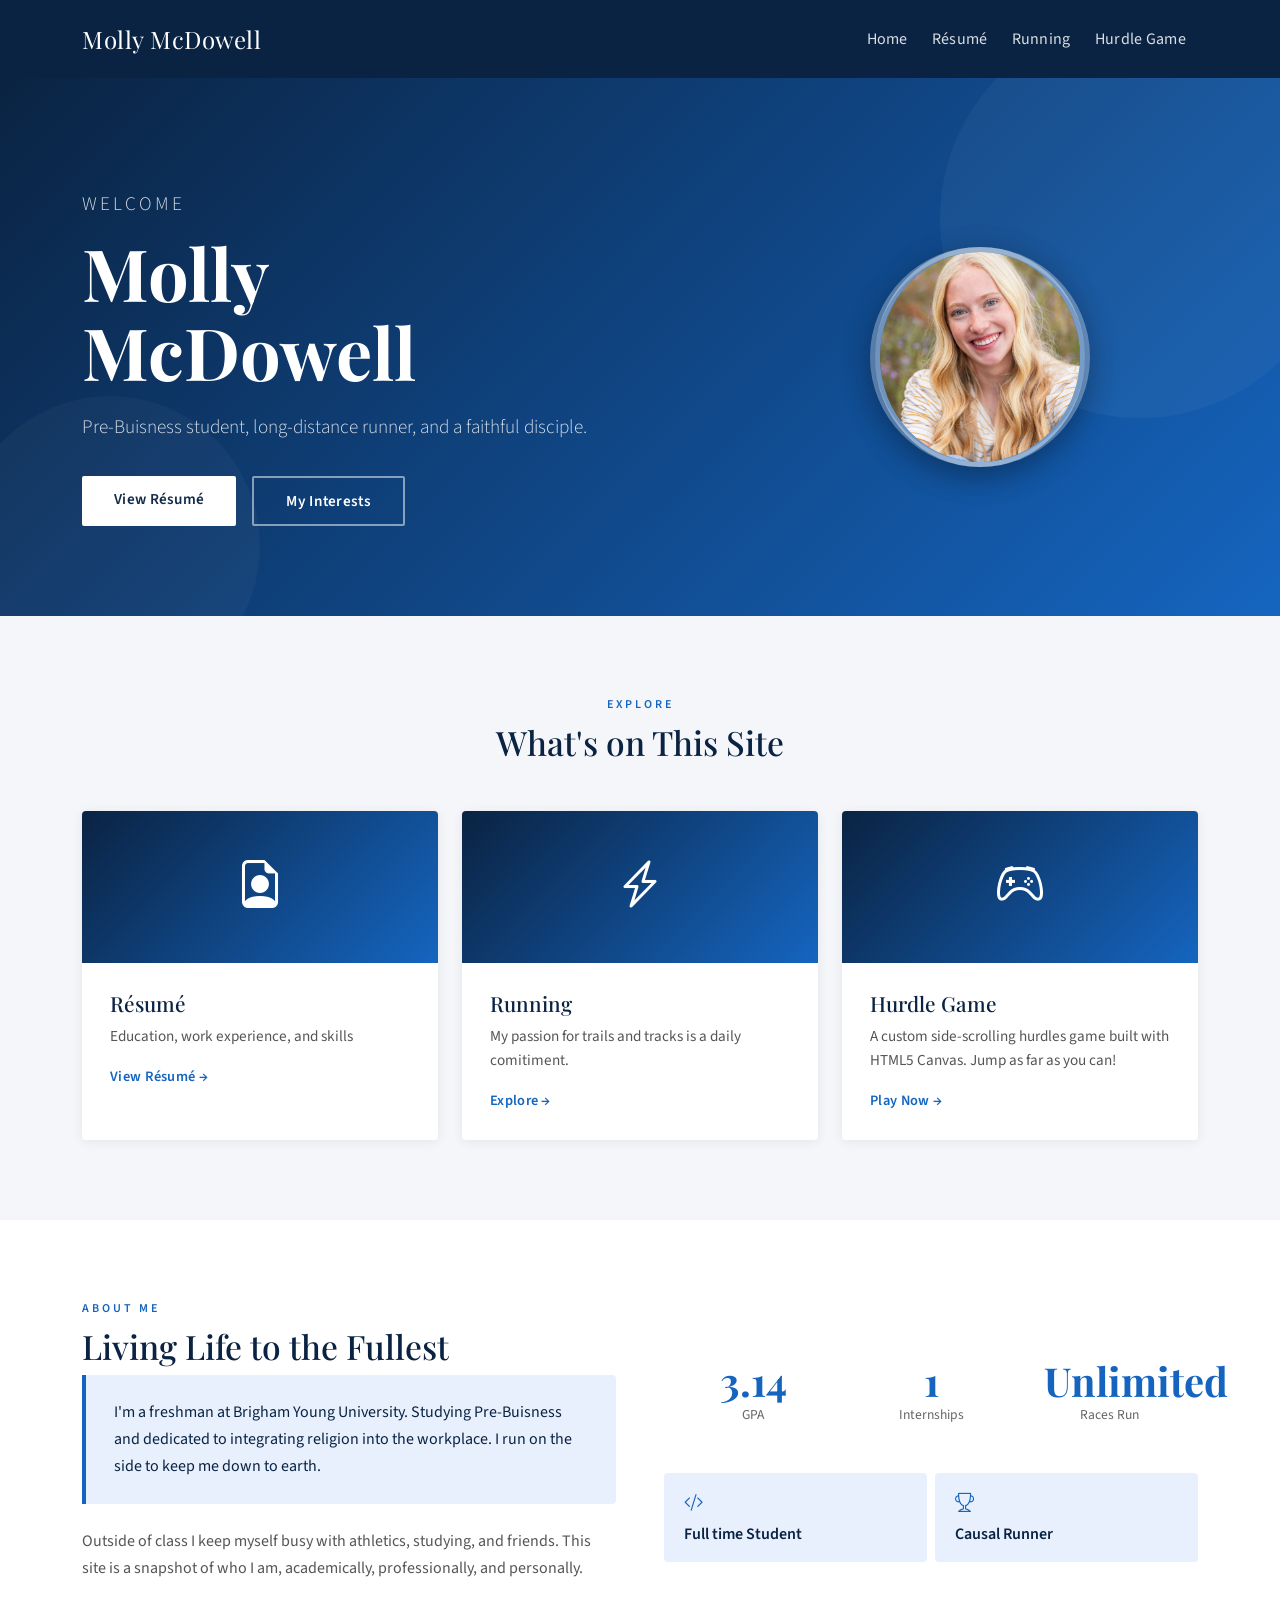
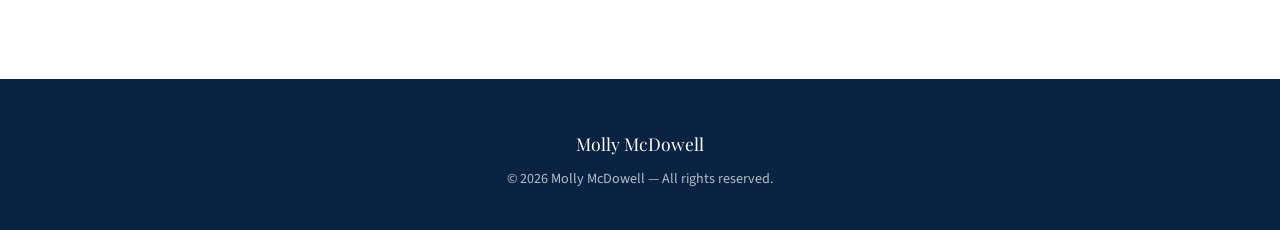
<file: index.html>
<!DOCTYPE html>
<html lang="en">
<head>
  <meta charset="UTF-8" />
  <meta name="viewport" content="width=device-width, initial-scale=1.0"/>
  <title>Molly McDowell</title>
  <link rel="stylesheet" href="https://cdn.jsdelivr.net/npm/bootstrap@5.3.2/dist/css/bootstrap.min.css"/>
  <link rel="stylesheet" href="https://cdn.jsdelivr.net/npm/bootstrap-icons@1.11.3/font/bootstrap-icons.min.css"/>
  <link rel="preconnect" href="https://fonts.googleapis.com"/>
  <link href="https://fonts.googleapis.com/css2?family=Playfair+Display:wght@600;700&family=Source+Sans+3:wght@300;400;600&display=swap" rel="stylesheet"/>
  <style>
    :root {
      --navy: #0a2342;
      --blue: #1565c0;
      --light-blue: #e8f0fe;
      --accent: #1e88e5;
      --white: #ffffff;
      --gray: #f4f6f9;
      --text: #1a1a2e;
    }
    body {
      font-family: 'Source Sans 3', sans-serif;
      color: var(--text);
      background: var(--white);
    }
    /* NAVBAR */
    .navbar {
      background: var(--navy) !important;
      padding: 1rem 2rem;
      box-shadow: 0 2px 12px rgba(0,0,0,0.18);
    }
    .navbar-brand {
      font-family: 'Playfair Display', serif;
      font-size: 1.5rem;
      color: var(--white) !important;
      letter-spacing: 0.5px;
    }
    .nav-link {
      color: rgba(255,255,255,0.85) !important;
      font-weight: 400;
      letter-spacing: 0.3px;
      margin: 0 0.25rem;
      transition: color 0.2s;
    }
    .nav-link:hover { color: var(--white) !important; }
    .navbar-toggler { border-color: rgba(255,255,255,0.4); }
    .navbar-toggler-icon { filter: invert(1); }

    /* HERO */
    .hero {
      background: linear-gradient(135deg, var(--navy) 0%, var(--blue) 100%);
      color: var(--white);
      padding: 110px 0 90px;
      position: relative;
      overflow: hidden;
    }
    .hero::before {
      content: '';
      position: absolute;
      top: -60px; right: -60px;
      width: 400px; height: 400px;
      background: rgba(255,255,255,0.04);
      border-radius: 50%;
    }
    .hero::after {
      content: '';
      position: absolute;
      bottom: -80px; left: -40px;
      width: 300px; height: 300px;
      background: rgba(255,255,255,0.03);
      border-radius: 50%;
    }
    .hero-eyebrow {
      font-size: 0.85rem;
      letter-spacing: 3px;
      text-transform: uppercase;
      color: rgba(255,255,255,0.65);
      margin-bottom: 0.75rem;
    }
    .hero h1 {
      font-family: 'Playfair Display', serif;
      font-size: clamp(2.8rem, 6vw, 4.5rem);
      font-weight: 700;
      line-height: 1.1;
      margin-bottom: 1.25rem;
    }
    .hero p {
      font-size: 1.2rem;
      font-weight: 300;
      color: rgba(255,255,255,0.82);
      max-width: 520px;
      line-height: 1.7;
    }
    .hero-avatar {
      width: 220px;
      height: 220px;
      border-radius: 50%;
      border: 5px solid rgba(255,255,255,0.25);
      object-fit: cover;
      background: rgba(255,255,255,0.1);
      display: flex; align-items: center; justify-content: center;
      font-size: 5rem;
      color: rgba(255,255,255,0.5);
      box-shadow: 0 8px 32px rgba(0,0,0,0.2);
    }
    .hero-btns { margin-top: 2rem; gap: 1rem; display: flex; flex-wrap: wrap; }
    .btn-hero-primary {
      background: var(--white);
      color: var(--navy);
      font-weight: 600;
      padding: 0.75rem 2rem;
      border-radius: 2px;
      border: none;
      font-size: 0.95rem;
      letter-spacing: 0.3px;
      transition: all 0.2s;
      text-decoration: none;
    }
    .btn-hero-primary:hover {
      background: var(--light-blue);
      color: var(--navy);
      transform: translateY(-1px);
      box-shadow: 0 4px 16px rgba(0,0,0,0.18);
    }
    .btn-hero-outline {
      background: transparent;
      color: var(--white);
      font-weight: 600;
      padding: 0.75rem 2rem;
      border-radius: 2px;
      border: 2px solid rgba(255,255,255,0.5);
      font-size: 0.95rem;
      letter-spacing: 0.3px;
      transition: all 0.2s;
      text-decoration: none;
    }
    .btn-hero-outline:hover {
      border-color: var(--white);
      background: rgba(255,255,255,0.1);
      color: var(--white);
    }

    /* CARDS */
    .section-label {
      font-size: 0.75rem;
      letter-spacing: 3px;
      text-transform: uppercase;
      color: var(--blue);
      font-weight: 600;
      margin-bottom: 0.5rem;
    }
    .section-title {
      font-family: 'Playfair Display', serif;
      font-size: 2.1rem;
      color: var(--navy);
      margin-bottom: 0.5rem;
    }
    .nav-cards-section { padding: 80px 0; background: var(--gray); }
    .nav-card {
      background: var(--white);
      border-radius: 4px;
      border: none;
      box-shadow: 0 2px 12px rgba(0,0,0,0.07);
      transition: all 0.25s;
      overflow: hidden;
      text-decoration: none;
      color: inherit;
      display: block;
      height: 100%;
    }
    .nav-card:hover {
      transform: translateY(-4px);
      box-shadow: 0 8px 28px rgba(21,101,192,0.15);
      color: inherit;
    }
    .nav-card-icon {
      background: linear-gradient(135deg, var(--navy), var(--blue));
      padding: 2.5rem;
      text-align: center;
      color: var(--white);
      font-size: 3rem;
    }
    .nav-card-body { padding: 1.75rem; }
    .nav-card-body h5 {
      font-family: 'Playfair Display', serif;
      color: var(--navy);
      font-size: 1.3rem;
      margin-bottom: 0.5rem;
    }
    .nav-card-body p {
      color: #555;
      font-size: 0.95rem;
      line-height: 1.6;
      margin-bottom: 1rem;
    }
    .nav-card-link {
      color: var(--blue);
      font-weight: 600;
      font-size: 0.9rem;
      letter-spacing: 0.3px;
    }

    /* ABOUT STRIP */
    .about-strip {
      padding: 80px 0;
      background: var(--white);
    }
    .about-strip .highlight-box {
      background: var(--light-blue);
      border-left: 4px solid var(--blue);
      padding: 1.5rem 1.75rem;
      border-radius: 0 4px 4px 0;
      margin-bottom: 1.5rem;
    }
    .about-strip .highlight-box p { margin: 0; color: var(--navy); font-weight: 400; line-height: 1.7; }
    .stat-item { text-align: center; padding: 1.5rem; }
    .stat-item .stat-num {
      font-family: 'Playfair Display', serif;
      font-size: 2.5rem;
      color: var(--blue);
      font-weight: 700;
      line-height: 1;
    }
    .stat-item .stat-label { font-size: 0.85rem; color: #666; margin-top: 0.25rem; }

    /* FOOTER */
    footer {
      background: var(--navy);
      color: rgba(255,255,255,0.7);
      padding: 2.5rem 0;
      text-align: center;
    }
    footer a { color: rgba(255,255,255,0.7); text-decoration: none; margin: 0 0.75rem; font-size: 1.3rem; }
    footer a:hover { color: var(--white); }
    footer p { margin: 0.75rem 0 0; font-size: 0.88rem; }
    .footer-name { font-family: 'Playfair Display', serif; color: var(--white); font-size: 1.1rem; margin-bottom: 0.5rem; }
  </style>
</head>
<body>

  <!-- NAVBAR -->
  <nav class="navbar navbar-expand-lg">
    <div class="container">
      <a class="navbar-brand" href="index.html">Molly McDowell</a>
      <button class="navbar-toggler" type="button" data-bs-toggle="collapse" data-bs-target="#navMenu">
        <span class="navbar-toggler-icon"></span>
      </button>
      <div class="collapse navbar-collapse" id="navMenu">
        <ul class="navbar-nav ms-auto">
          <li class="nav-item"><a class="nav-link active" href="index.html">Home</a></li>
          <li class="nav-item"><a class="nav-link" href="resume.html">Résumé</a></li>
          <li class="nav-item"><a class="nav-link" href="running.html">Running</a></li>
          <li class="nav-item"><a class="nav-link" href="game.html">Hurdle Game</a></li>
        </ul>
      </div>
    </div>
  </nav>

  <!-- HERO -->
  <section class="hero">
    <div class="container">
      <div class="row align-items-center g-5">
        <div class="col-lg-7">
          <p class="hero-eyebrow">Welcome</p>
          <h1>Molly<br>McDowell</h1>
          <p>Pre-Buisness student, long-distance runner, and a faithful disciple. </p>
          <div class="hero-btns">
            <a href="resume.html" class="btn-hero-primary">View Résumé</a>
            <a href="running.html" class="btn-hero-outline">My Interests</a>
          </div>
        </div>
        <div class="col-lg-5 text-center d-none d-lg-block">
          <div class="hero-avatar mx-auto">
            <img src="/images/personal.JPG" alt="Molly McDowell" class="hero-avatar mx-auto" />
          </div>
        </div>
      </div>
    </div>
  </section>

  <!-- NAVIGATION CARDS -->
  <section class="nav-cards-section">
    <div class="container">
      <div class="text-center mb-5">
        <p class="section-label">Explore</p>
        <h2 class="section-title">What's on This Site</h2>
      </div>
      <div class="row g-4">
        <div class="col-md-4">
          <a href="resume.html" class="nav-card">
            <div class="nav-card-icon"><i class="bi bi-file-earmark-person"></i></div>
            <div class="nav-card-body">
              <h5>Résumé</h5>
              <p>Education, work experience, and skills</p>
              <span class="nav-card-link">View Résumé →</span>
            </div>
          </a>
        </div>
        <div class="col-md-4">
          <a href="running.html" class="nav-card">
            <div class="nav-card-icon"><i class="bi bi-lightning-charge"></i></div>
            <div class="nav-card-body">
              <h5>Running</h5>
              <p>My passion for trails and tracks is a daily comitiment.</p>
              <span class="nav-card-link">Explore →</span>
            </div>
          </a>
        </div>
        <div class="col-md-4">
          <a href="game.html" class="nav-card">
            <div class="nav-card-icon"><i class="bi bi-controller"></i></div>
            <div class="nav-card-body">
              <h5>Hurdle Game</h5>
              <p>A custom side-scrolling hurdles game built with HTML5 Canvas. Jump as far as you can!</p>
              <span class="nav-card-link">Play Now →</span>
            </div>
          </a>
        </div>
      </div>
    </div>
  </section>

  <!-- ABOUT STRIP -->
  <section class="about-strip">
    <div class="container">
      <div class="row align-items-center g-5">
        <div class="col-lg-6">
          <p class="section-label">About Me</p>
          <h2 class="section-title">Living Life to the Fullest </h2>
          <div class="highlight-box">
            <p>I'm a freshman at Brigham Young University. Studying Pre-Buisness and dedicated to integrating religion into the workplace. I run on the side to keep me down to earth.</p>
          </div>
          <p style="color:#555; line-height:1.7;">Outside of class I keep myself busy with athletics, studying, and friends. This site is a snapshot of who I am, academically, professionally, and personally.</p>
        </div>
        <div class="col-lg-6">
          <div class="row g-0">
            <div class="col-4">
              <div class="stat-item">
                <div class="stat-num">3.14</div>
                <div class="stat-label">GPA</div>
              </div>
            </div>
            <div class="col-4">
              <div class="stat-item">
                <div class="stat-num">1</div>
                <div class="stat-label">Internships</div>
              </div>
            </div>
            <div class="col-4">
              <div class="stat-item">
                <div class="stat-num">Unlimited</div>
                <div class="stat-label">Races Run</div>
              </div>
            </div>
          </div>
          <div class="row g-2 mt-3">
            <div class="col-6">
              <div style="background:var(--light-blue); padding:1rem 1.25rem; border-radius:4px;">
                <i class="bi bi-code-slash" style="color:var(--blue); font-size:1.2rem;"></i>
                <div style="font-weight:600; color:var(--navy); margin-top:0.25rem;">Full time Student</div>
                <div style="font-size:0.85rem; color:#555;"></div>
              </div>
            </div>
            <div class="col-6">
              <div style="background:var(--light-blue); padding:1rem 1.25rem; border-radius:4px;">
                <i class="bi bi-trophy" style="color:var(--blue); font-size:1.2rem;"></i>
                <div style="font-weight:600; color:var(--navy); margin-top:0.25rem;">Causal Runner</div>
                <div style="font-size:0.85rem; color:#555;"></div>
              </div>
            </div>
          </div>
        </div>
      </div>
    </div>
  </section>

  <!-- FOOTER -->
  <footer>
    <div class="container">
      <p class="footer-name">Molly McDowell</p>
      <p>&copy; 2026 Molly McDowell &mdash; All rights reserved.</p>
    </div>
  </footer>

  <script src="https://cdn.jsdelivr.net/npm/bootstrap@5.3.2/dist/js/bootstrap.bundle.min.js"></script>
</body>
</html>
</file>
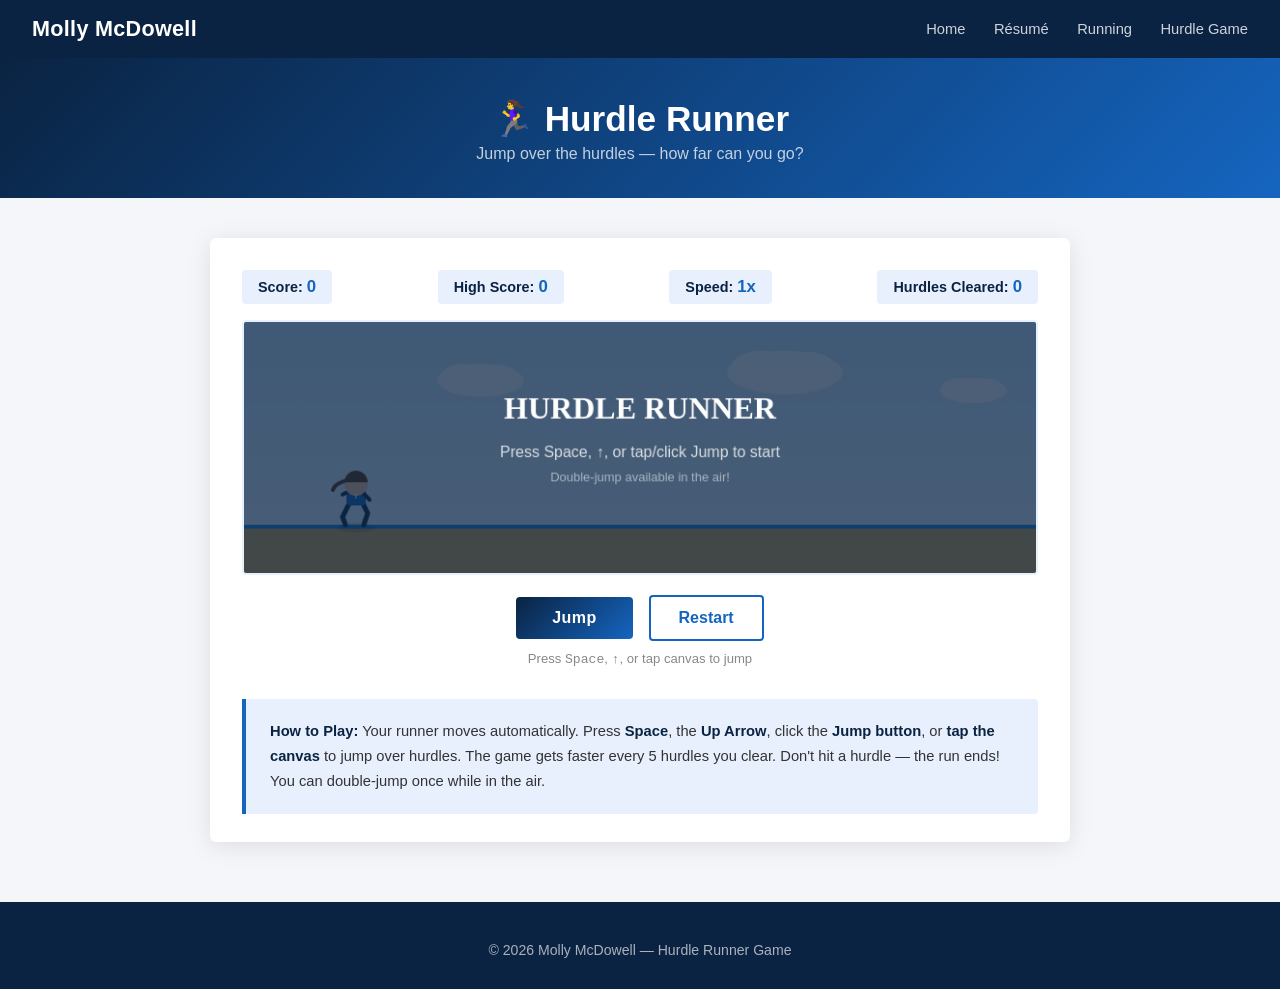
<file: game.html>
<!DOCTYPE html>
<html lang="en">
<head>
  <meta charset="UTF-8"/>
  <meta name="viewport" content="width=device-width, initial-scale=1.0"/>
  <title>Hurdle Runner — Molly McDowell</title>
  <style>
    /* ===== RESET & BASE ===== */
    *, *::before, *::after { box-sizing: border-box; margin: 0; padding: 0; }
 
    :root {
      --navy: #0a2342;
      --blue: #1565c0;
      --light-blue: #e8f0fe;
      --accent: #1e88e5;
      --white: #ffffff;
      --gray: #f4f6f9;
    }
 
    body {
      font-family: 'Segoe UI', Arial, sans-serif;
      background: var(--gray);
      color: var(--navy);
      min-height: 100vh;
      display: flex;
      flex-direction: column;
    }
 
    /* ===== NAVBAR ===== */
    .navbar {
      background: var(--navy);
      padding: 1rem 2rem;
      display: flex;
      align-items: center;
      justify-content: space-between;
      box-shadow: 0 2px 12px rgba(0,0,0,0.2);
      flex-shrink: 0;
    }
    .navbar-brand {
      color: var(--white);
      font-size: 1.35rem;
      font-weight: 700;
      text-decoration: none;
      letter-spacing: 0.3px;
    }
    .navbar-links a {
      color: rgba(255,255,255,0.8);
      text-decoration: none;
      margin-left: 1.5rem;
      font-size: 0.92rem;
      transition: color 0.2s;
    }
    .navbar-links a:hover { color: var(--white); }
 
    /* ===== PAGE HEADER ===== */
    .page-header {
      background: linear-gradient(135deg, var(--navy), var(--blue));
      color: var(--white);
      padding: 40px 2rem 35px;
      text-align: center;
    }
    .page-header h1 { font-size: 2.2rem; margin-bottom: 0.3rem; }
    .page-header p { color: rgba(255,255,255,0.75); font-size: 1rem; }
 
    /* ===== GAME WRAPPER ===== */
    .game-section {
      flex: 1;
      display: flex;
      flex-direction: column;
      align-items: center;
      padding: 40px 1.5rem 60px;
    }
 
    .game-container {
      background: var(--white);
      border-radius: 6px;
      box-shadow: 0 4px 24px rgba(0,0,0,0.1);
      padding: 2rem 2rem 1.75rem;
      width: 100%;
      max-width: 860px;
    }
 
    /* ===== HUD ===== */
    .hud {
      display: flex;
      justify-content: space-between;
      align-items: center;
      margin-bottom: 1rem;
      flex-wrap: wrap;
      gap: 0.5rem;
    }
    .hud-stat {
      background: var(--light-blue);
      border-radius: 4px;
      padding: 0.45rem 1rem;
      font-size: 0.9rem;
      font-weight: 600;
      color: var(--navy);
    }
    .hud-stat span { color: var(--blue); font-size: 1.05rem; }
 
    /* ===== CANVAS ===== */
    #gameCanvas {
      display: block;
      width: 100%;
      height: auto;
      border-radius: 4px;
      border: 2px solid var(--light-blue);
      cursor: pointer;
      background: #ddeeff;
    }
 
    /* ===== CONTROLS ===== */
    .controls {
      margin-top: 1.25rem;
      display: flex;
      align-items: center;
      justify-content: center;
      gap: 1rem;
      flex-wrap: wrap;
    }
    .btn-jump {
      background: linear-gradient(135deg, var(--navy), var(--blue));
      color: var(--white);
      border: none;
      padding: 0.75rem 2.25rem;
      border-radius: 4px;
      font-size: 1rem;
      font-weight: 600;
      letter-spacing: 0.4px;
      cursor: pointer;
      transition: opacity 0.15s, transform 0.1s;
    }
    .btn-jump:hover { opacity: 0.9; transform: translateY(-1px); }
    .btn-restart {
      background: transparent;
      color: var(--blue);
      border: 2px solid var(--blue);
      padding: 0.75rem 1.75rem;
      border-radius: 4px;
      font-size: 1rem;
      font-weight: 600;
      cursor: pointer;
      transition: all 0.15s;
    }
    .btn-restart:hover { background: var(--light-blue); }
 
    .key-hint {
      font-size: 0.82rem;
      color: #888;
      text-align: center;
      margin-top: 0.6rem;
    }
 
    /* ===== INSTRUCTIONS ===== */
    .instructions {
      margin-top: 2rem;
      background: var(--light-blue);
      border-left: 4px solid var(--blue);
      border-radius: 0 4px 4px 0;
      padding: 1.25rem 1.5rem;
      font-size: 0.92rem;
      color: #333;
      line-height: 1.7;
    }
    .instructions strong { color: var(--navy); }
 
    /* ===== FOOTER ===== */
    footer {
      background: var(--navy);
      color: rgba(255,255,255,0.65);
      text-align: center;
      padding: 2rem;
      font-size: 0.88rem;
    }
    footer a { color: rgba(255,255,255,0.65); text-decoration: none; margin: 0 0.5rem; }
    footer a:hover { color: var(--white); }
  </style>
</head>
<body>
 
  <!-- NAVBAR -->
  <nav class="navbar">
    <a href="index.html" class="navbar-brand">Molly McDowell</a>
    <div class="navbar-links">
      <a href="index.html">Home</a>
      <a href="resume.html">Résumé</a>
      <a href="running.html">Running</a>
      <a href="game.html">Hurdle Game</a>
    </div>
  </nav>
 
  <!-- PAGE HEADER -->
  <div class="page-header">
    <h1>🏃‍♀️ Hurdle Runner</h1>
    <p>Jump over the hurdles — how far can you go?</p>
  </div>
 
  <!-- GAME SECTION -->
  <section class="game-section">
    <div class="game-container">
 
      <!-- HUD -->
      <div class="hud">
        <div class="hud-stat">Score: <span id="scoreDisplay">0</span></div>
        <div class="hud-stat">High Score: <span id="highScoreDisplay">0</span></div>
        <div class="hud-stat">Speed: <span id="speedDisplay">1x</span></div>
        <div class="hud-stat">Hurdles Cleared: <span id="hurdleDisplay">0</span></div>
      </div>
 
      <!-- CANVAS -->
      <canvas id="gameCanvas" width="820" height="260"></canvas>
 
      <!-- CONTROLS -->
      <div class="controls">
        <button class="btn-jump" onclick="handleJump()">Jump</button>
        <button class="btn-restart" onclick="restartGame()">Restart</button>
      </div>
      <p class="key-hint">Press <kbd>Space</kbd>, <kbd>↑</kbd>, or tap canvas to jump</p>
 
      <!-- INSTRUCTIONS -->
      <div class="instructions">
        <strong>How to Play:</strong> Your runner moves automatically. Press <strong>Space</strong>,
        the <strong>Up Arrow</strong>, click the <strong>Jump button</strong>, or <strong>tap the canvas</strong>
        to jump over hurdles. The game gets faster every 5 hurdles you clear. Don't hit a hurdle — the run ends!
        You can double-jump once while in the air.
      </div>
    </div>
  </section>
 
  <!-- FOOTER -->
  <footer>
   
    <p style="margin-top:0.5rem;">&copy; 2026 Molly McDowell &mdash; Hurdle Runner Game</p>
  </footer>
 
<script>
/* ===================================================
   HURDLE RUNNER — Canvas Game
   =================================================== */
 
const canvas = document.getElementById('gameCanvas');
const ctx    = canvas.getContext('2d');
 
// ---- CONSTANTS ----
const W = canvas.width;
const H = canvas.height;
const GROUND_Y    = H - 50;
const RUNNER_X    = 100;
const RUNNER_W    = 32;
const RUNNER_H    = 54;
const HURDLE_W    = 18;
const HURDLE_H    = 44;
const GRAVITY     = 0.62;
const JUMP_FORCE  = -14.5;
const BASE_SPEED  = 6;
 
// ---- STATE ----
let state = 'idle'; // idle | running | dead
let score = 0;
let highScore = 0;
let hurdlesCleared = 0;
let frameCount = 0;
let gameSpeed = BASE_SPEED;
let animFrame = null;
 
// Runner physics
let runnerY      = GROUND_Y - RUNNER_H;
let velY         = 0;
let isOnGround   = true;
let canDoubleJump = false;
let hasDoubleJumped = false;
 
// Hurdles
let hurdles = [];
let nextHurdleIn = 90; // frames until next hurdle
 
// Animation frame for runner legs
let legFrame = 0;
let legTimer  = 0;
 
// Particles
let particles = [];
 
// ---- COLORS ----
const SKY_TOP    = '#c9e8ff';
const SKY_BOT    = '#e8f4ff';
const GROUND_CLR = '#1565c0';
const GROUND_TOP = '#1e88e5';
const TRACK_CLR  = '#d4a55a';
const RUNNER_CLR = '#0a2342';
const SHIRT_CLR  = '#1565c0';
const HAIR_CLR   = '#5c3317';
const HURDLE_CLR = '#cc2200';
const HURDLE_BAR = '#ff4422';
 
// ---- CLOUD state ----
let clouds = [
  { x: 200, y: 40, w: 90 },
  { x: 500, y: 25, w: 120 },
  { x: 720, y: 55, w: 70 },
];
 
// ---- TRACK LINES ----
let trackLines = [0, 130, 260, 390, 520, 650, 780].map(x => x);
 
// ---- INIT ----
draw(); // show idle screen
 
// ---- INPUT ----
document.addEventListener('keydown', e => {
  if (e.code === 'Space' || e.code === 'ArrowUp') {
    e.preventDefault();
    handleJump();
  }
});
canvas.addEventListener('click', handleJump);
canvas.addEventListener('touchstart', e => { e.preventDefault(); handleJump(); }, { passive: false });
 
function handleJump() {
  if (state === 'idle' || state === 'dead') {
    restartGame();
    return;
  }
  if (isOnGround) {
    velY = JUMP_FORCE;
    isOnGround = false;
    hasDoubleJumped = false;
    spawnJumpParticles();
  } else if (!hasDoubleJumped) {
    velY = JUMP_FORCE * 0.88;
    hasDoubleJumped = true;
    spawnJumpParticles();
  }
}
 
// ---- RESTART ----
function restartGame() {
  state     = 'running';
  score     = 0;
  hurdlesCleared = 0;
  frameCount = 0;
  gameSpeed = BASE_SPEED;
  hurdles   = [];
  particles = [];
  nextHurdleIn = 90;
  runnerY  = GROUND_Y - RUNNER_H;
  velY     = 0;
  isOnGround  = true;
  hasDoubleJumped = false;
  legFrame = 0;
  legTimer  = 0;
  clouds = [
    { x: 200, y: 40, w: 90 },
    { x: 500, y: 25, w: 120 },
    { x: 720, y: 55, w: 70 },
  ];
  trackLines = [0, 130, 260, 390, 520, 650, 780];
  updateHUD();
  if (animFrame) cancelAnimationFrame(animFrame);
  loop();
}
 
// ---- GAME LOOP ----
function loop() {
  if (state !== 'running') return;
  update();
  draw();
  animFrame = requestAnimationFrame(loop);
}
 
// ---- UPDATE ----
function update() {
  frameCount++;
  score++;
  updateHUD();
 
  // Speed ramp every 5 hurdles
  gameSpeed = BASE_SPEED + Math.floor(hurdlesCleared / 5) * 0.8;
 
  // Runner physics
  velY     += GRAVITY;
  runnerY  += velY;
  if (runnerY >= GROUND_Y - RUNNER_H) {
    runnerY     = GROUND_Y - RUNNER_H;
    velY        = 0;
    isOnGround  = true;
    hasDoubleJumped = false;
  }
 
  // Leg animation (only on ground)
  if (isOnGround) {
    legTimer++;
    if (legTimer > 8) { legFrame = (legFrame + 1) % 4; legTimer = 0; }
  } else {
    legFrame = 0;
  }
 
  // Hurdle spawning
  nextHurdleIn--;
  if (nextHurdleIn <= 0) {
    hurdles.push({ x: W + 10, cleared: false });
    nextHurdleIn = Math.floor(Math.random() * 50) + 85 - Math.min(hurdlesCleared * 2, 35);
  }
 
  // Move hurdles
  for (let i = hurdles.length - 1; i >= 0; i--) {
    hurdles[i].x -= gameSpeed;
 
    // Score a cleared hurdle
    if (!hurdles[i].cleared && hurdles[i].x + HURDLE_W < RUNNER_X) {
      hurdles[i].cleared = true;
      hurdlesCleared++;
      spawnClearParticles(hurdles[i].x + HURDLE_W, GROUND_Y - HURDLE_H);
    }
 
    // Remove off-screen
    if (hurdles[i].x + HURDLE_W < -20) { hurdles.splice(i, 1); continue; }
 
    // Collision (AABB with slight forgiveness)
    const pad = 5;
    const rx1 = RUNNER_X + pad;
    const rx2 = RUNNER_X + RUNNER_W - pad;
    const ry1 = runnerY  + pad;
    const ry2 = runnerY  + RUNNER_H - pad;
    const hx1 = hurdles[i].x + pad;
    const hx2 = hurdles[i].x + HURDLE_W - pad;
    const hy1 = GROUND_Y - HURDLE_H;
    const hy2 = GROUND_Y;
    if (rx2 > hx1 && rx1 < hx2 && ry2 > hy1 && ry1 < hy2) {
      die();
      return;
    }
  }
 
  // Move clouds
  clouds.forEach(c => {
    c.x -= gameSpeed * 0.2;
    if (c.x + c.w < 0) { c.x = W + 20; c.y = Math.random() * 60 + 15; c.w = Math.random() * 80 + 60; }
  });
 
  // Move track lines
  trackLines = trackLines.map(x => {
    x -= gameSpeed;
    if (x < -2) x += W;
    return x;
  });
 
  // Particles
  particles.forEach(p => {
    p.x += p.vx; p.y += p.vy; p.vy += 0.18; p.life--;
  });
  particles = particles.filter(p => p.life > 0);
}
 
// ---- DRAW ----
function draw() {
  ctx.clearRect(0, 0, W, H);
 
  // Sky gradient
  const skyGrad = ctx.createLinearGradient(0, 0, 0, GROUND_Y);
  skyGrad.addColorStop(0, SKY_TOP);
  skyGrad.addColorStop(1, SKY_BOT);
  ctx.fillStyle = skyGrad;
  ctx.fillRect(0, 0, W, GROUND_Y);
 
  // Clouds
  clouds.forEach(c => drawCloud(c.x, c.y, c.w));
 
  // Ground
  ctx.fillStyle = TRACK_CLR;
  ctx.fillRect(0, GROUND_Y, W, H - GROUND_Y);
 
  // Track lane lines
  ctx.strokeStyle = 'rgba(255,255,255,0.35)';
  ctx.lineWidth = 2;
  ctx.setLineDash([30, 20]);
  trackLines.forEach(x => {
    ctx.beginPath();
    ctx.moveTo(x, GROUND_Y);
    ctx.lineTo(x + 30, GROUND_Y);
    ctx.stroke();
  });
  ctx.setLineDash([]);
 
  // Ground top strip
  ctx.fillStyle = GROUND_TOP;
  ctx.fillRect(0, GROUND_Y, W, 4);
 
  // Hurdles
  hurdles.forEach(h => drawHurdle(h.x));
 
  // Runner
  drawRunner(RUNNER_X, runnerY);
 
  // Particles
  particles.forEach(p => {
    ctx.globalAlpha = p.life / p.maxLife;
    ctx.fillStyle = p.color;
    ctx.beginPath();
    ctx.arc(p.x, p.y, p.r, 0, Math.PI * 2);
    ctx.fill();
  });
  ctx.globalAlpha = 1;
 
  // Overlay screens
  if (state === 'idle') drawIdle();
  if (state === 'dead') drawDead();
}
 
// ---- DRAW CLOUD ----
function drawCloud(x, y, w) {
  ctx.fillStyle = 'rgba(255,255,255,0.82)';
  const h = w * 0.38;
  ctx.beginPath();
  ctx.ellipse(x + w * 0.5, y + h * 0.6, w * 0.5, h * 0.5, 0, 0, Math.PI * 2);
  ctx.ellipse(x + w * 0.3, y + h * 0.55, w * 0.28, h * 0.45, 0, 0, Math.PI * 2);
  ctx.ellipse(x + w * 0.7, y + h * 0.55, w * 0.25, h * 0.42, 0, 0, Math.PI * 2);
  ctx.fill();
}
 
// ---- DRAW HURDLE ----
function drawHurdle(x) {
  const top = GROUND_Y - HURDLE_H;
  const postW = 5;
 
  // Posts
  ctx.fillStyle = HURDLE_CLR;
  ctx.fillRect(x, top, postW, HURDLE_H);
  ctx.fillRect(x + HURDLE_W - postW, top, postW, HURDLE_H);
 
  // Crossbar
  const barH = 6;
  const barY = top + 4;
  ctx.fillStyle = HURDLE_BAR;
  ctx.fillRect(x - 2, barY, HURDLE_W + 4, barH);
 
  // Crossbar stripe
  ctx.fillStyle = '#ffffff';
  ctx.fillRect(x - 2, barY + 1, HURDLE_W + 4, 2);
 
  // Base feet
  ctx.fillStyle = HURDLE_CLR;
  ctx.fillRect(x - 4, GROUND_Y - 6, HURDLE_W + 8, 6);
}
 
// ---- DRAW RUNNER ----
function drawRunner(x, y) {
  const airborne = !isOnGround;
 
  // Shadow
  ctx.fillStyle = 'rgba(0,0,0,0.12)';
  ctx.beginPath();
  ctx.ellipse(x + RUNNER_W / 2, GROUND_Y + 3, RUNNER_W * 0.6, 5, 0, 0, Math.PI * 2);
  ctx.fill();
 
  // Legs (animated)
  ctx.strokeStyle = RUNNER_CLR;
  ctx.lineWidth = 5;
  ctx.lineCap = 'round';
 
  if (airborne) {
    // Tuck legs for jump
    // Left leg
    ctx.beginPath();
    ctx.moveTo(x + 10, y + RUNNER_H * 0.6);
    ctx.lineTo(x + 5,  y + RUNNER_H * 0.85);
    ctx.lineTo(x + 8,  y + RUNNER_H);
    ctx.stroke();
    // Right leg — hurdler's trailing leg out
    ctx.beginPath();
    ctx.moveTo(x + 22, y + RUNNER_H * 0.6);
    ctx.lineTo(x + 32, y + RUNNER_H * 0.75);
    ctx.lineTo(x + 34, y + RUNNER_H * 0.65);
    ctx.stroke();
  } else {
    // Alternating legs
    const frames = [
      [[10, 0.55, 2, 0.85, 5, 1.0],  [22, 0.55, 28, 0.78, 24, 1.0]],
      [[10, 0.55, 6, 0.75, 2,  1.0],  [22, 0.55, 30, 0.82, 32, 1.0]],
      [[10, 0.55, 4, 0.80, 8,  1.0],  [22, 0.55, 26, 0.75, 20, 1.0]],
      [[10, 0.55, 8, 0.72, 14, 1.0],  [22, 0.55, 24, 0.82, 28, 1.0]],
    ];
    const f = frames[legFrame];
    // left
    ctx.beginPath();
    ctx.moveTo(x + f[0][0], y + RUNNER_H * f[0][1]);
    ctx.lineTo(x + f[0][2], y + RUNNER_H * f[0][3]);
    ctx.lineTo(x + f[0][4], y + RUNNER_H * f[0][5]);
    ctx.stroke();
    // right
    ctx.beginPath();
    ctx.moveTo(x + f[1][0], y + RUNNER_H * f[1][1]);
    ctx.lineTo(x + f[1][2], y + RUNNER_H * f[1][3]);
    ctx.lineTo(x + f[1][4], y + RUNNER_H * f[1][5]);
    ctx.stroke();
  }
 
  // Torso
  ctx.fillStyle = SHIRT_CLR;
  ctx.beginPath();
  ctx.roundRect(x + 6, y + RUNNER_H * 0.28, 20, RUNNER_H * 0.35, 4);
  ctx.fill();
 
  // Arms
  ctx.strokeStyle = RUNNER_CLR;
  ctx.lineWidth = 4;
  if (airborne) {
    // Both arms forward
    ctx.beginPath();
    ctx.moveTo(x + 16, y + RUNNER_H * 0.32);
    ctx.lineTo(x + 2,  y + RUNNER_H * 0.48);
    ctx.stroke();
    ctx.beginPath();
    ctx.moveTo(x + 16, y + RUNNER_H * 0.32);
    ctx.lineTo(x + 32, y + RUNNER_H * 0.42);
    ctx.stroke();
  } else {
    const aFrames = [
      [2, 0.42, 30, 0.52],
      [4, 0.48, 28, 0.46],
      [2, 0.52, 30, 0.42],
      [4, 0.46, 28, 0.48],
    ];
    const a = aFrames[legFrame];
    ctx.beginPath();
    ctx.moveTo(x + 12, y + RUNNER_H * 0.32);
    ctx.lineTo(x + a[0], y + RUNNER_H * a[1]);
    ctx.stroke();
    ctx.beginPath();
    ctx.moveTo(x + 20, y + RUNNER_H * 0.32);
    ctx.lineTo(x + a[2], y + RUNNER_H * a[3]);
    ctx.stroke();
  }
 
  // Head
  ctx.fillStyle = '#f5c8a0';
  ctx.beginPath();
  ctx.arc(x + RUNNER_W / 2, y + 12, 12, 0, Math.PI * 2);
  ctx.fill();
 
  // Hair
  ctx.fillStyle = HAIR_CLR;
  ctx.beginPath();
  ctx.arc(x + RUNNER_W / 2, y + 10, 12, Math.PI * 1.0, 0, false);
  ctx.fill();
 
  // Ponytail
  ctx.strokeStyle = HAIR_CLR;
  ctx.lineWidth = 4;
  ctx.lineCap = 'round';
  ctx.beginPath();
  ctx.moveTo(x + RUNNER_W / 2 - 2, y + 6);
  ctx.quadraticCurveTo(x - 6, y + 10, x - 8, y + 18);
  ctx.stroke();
 
  // Race number
  ctx.fillStyle = '#ffffff';
  ctx.font = 'bold 8px Arial';
  ctx.textAlign = 'center';
  ctx.fillText('7', x + 16, y + RUNNER_H * 0.5);
  ctx.textAlign = 'left';
}
 
// ---- IDLE SCREEN ----
function drawIdle() {
  // Overlay
  ctx.fillStyle = 'rgba(10,35,66,0.72)';
  ctx.fillRect(0, 0, W, H);
 
  ctx.fillStyle = '#ffffff';
  ctx.font = 'bold 32px Georgia, serif';
  ctx.textAlign = 'center';
  ctx.fillText('HURDLE RUNNER', W / 2, H / 2 - 30);
 
  ctx.font = '16px Arial';
  ctx.fillStyle = 'rgba(255,255,255,0.8)';
  ctx.fillText('Press Space, ↑, or tap/click Jump to start', W / 2, H / 2 + 10);
 
  ctx.font = '13px Arial';
  ctx.fillStyle = 'rgba(255,255,255,0.55)';
  ctx.fillText('Double-jump available in the air!', W / 2, H / 2 + 35);
  ctx.textAlign = 'left';
}
 
// ---- DEAD SCREEN ----
function drawDead() {
  ctx.fillStyle = 'rgba(10,35,66,0.78)';
  ctx.fillRect(0, 0, W, H);
 
  ctx.fillStyle = '#ff4422';
  ctx.font = 'bold 34px Georgia, serif';
  ctx.textAlign = 'center';
  ctx.fillText('KNOCKED DOWN!', W / 2, H / 2 - 40);
 
  ctx.fillStyle = '#ffffff';
  ctx.font = '18px Arial';
  ctx.fillText(`Score: ${score}   •   Hurdles Cleared: ${hurdlesCleared}`, W / 2, H / 2);
 
  if (score >= highScore && hurdlesCleared > 0) {
    ctx.fillStyle = '#ffd700';
    ctx.font = 'bold 15px Arial';
    ctx.fillText('🏆 New High Score!', W / 2, H / 2 + 28);
  }
 
  ctx.fillStyle = 'rgba(255,255,255,0.75)';
  ctx.font = '15px Arial';
  ctx.fillText('Press Space, ↑, Jump button, or click to try again', W / 2, H / 2 + 55);
  ctx.textAlign = 'left';
}
 
// ---- DIE ----
function die() {
  state = 'dead';
  if (score > highScore) highScore = score;
  updateHUD();
  spawnDeathParticles();
  draw();
  cancelAnimationFrame(animFrame);
}
 
// ---- PARTICLES ----
function spawnJumpParticles() {
  for (let i = 0; i < 8; i++) {
    particles.push({
      x: RUNNER_X + 16, y: GROUND_Y,
      vx: (Math.random() - 0.5) * 3,
      vy: -(Math.random() * 3 + 1),
      r: Math.random() * 3 + 2,
      color: '#1e88e5',
      life: 25, maxLife: 25
    });
  }
}
 
function spawnClearParticles(x, y) {
  for (let i = 0; i < 12; i++) {
    const colors = ['#ffd700','#1e88e5','#ffffff','#ff4422'];
    particles.push({
      x, y,
      vx: (Math.random() - 0.5) * 5,
      vy: -(Math.random() * 4 + 1),
      r: Math.random() * 4 + 2,
      color: colors[Math.floor(Math.random() * colors.length)],
      life: 35, maxLife: 35
    });
  }
}
 
function spawnDeathParticles() {
  for (let i = 0; i < 20; i++) {
    particles.push({
      x: RUNNER_X + 16, y: runnerY + RUNNER_H / 2,
      vx: (Math.random() - 0.5) * 8,
      vy: -(Math.random() * 6 + 2),
      r: Math.random() * 5 + 2,
      color: ['#ff4422','#ffd700','#1565c0'][Math.floor(Math.random()*3)],
      life: 45, maxLife: 45
    });
  }
}
 
// ---- HUD UPDATE ----
function updateHUD() {
  document.getElementById('scoreDisplay').textContent    = score;
  document.getElementById('highScoreDisplay').textContent = highScore;
  document.getElementById('hurdleDisplay').textContent   = hurdlesCleared;
  document.getElementById('speedDisplay').textContent    = (gameSpeed / BASE_SPEED).toFixed(1) + 'x';
}
</script>
</body>
</html>
</file>
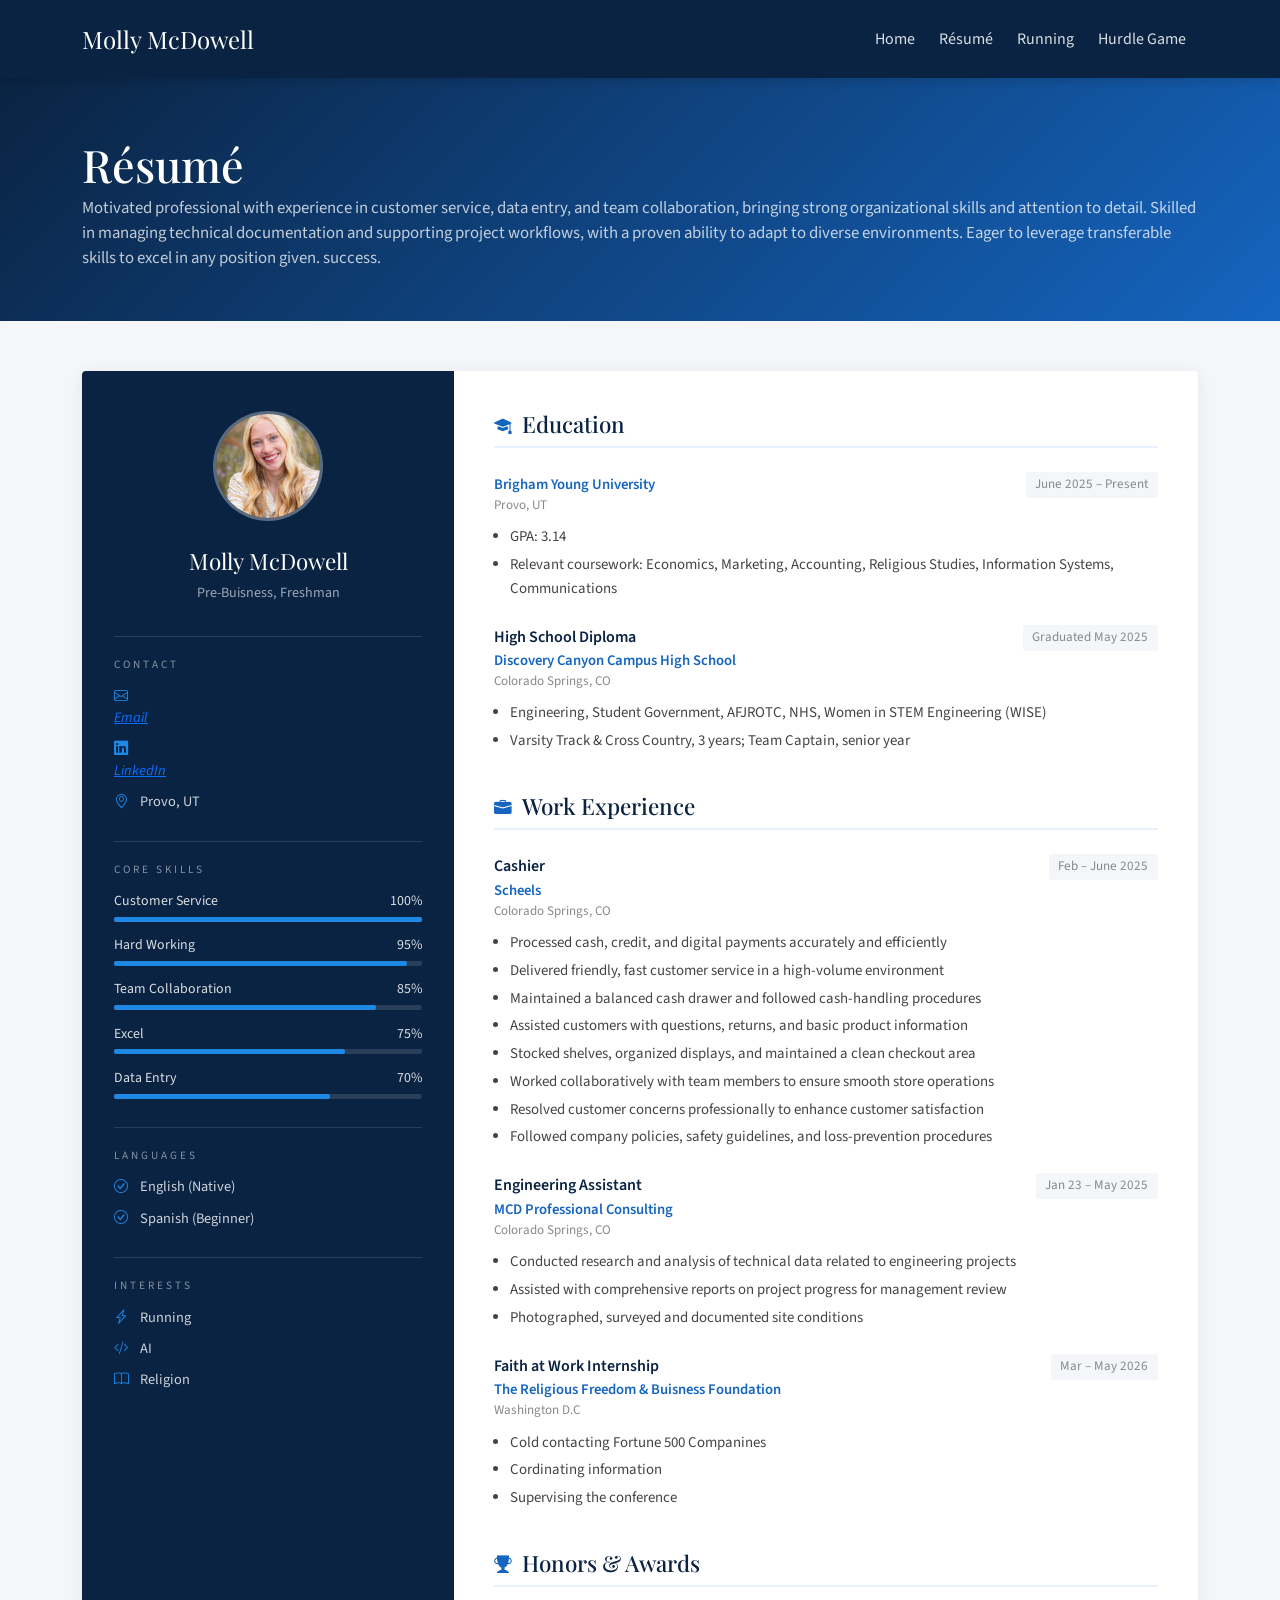
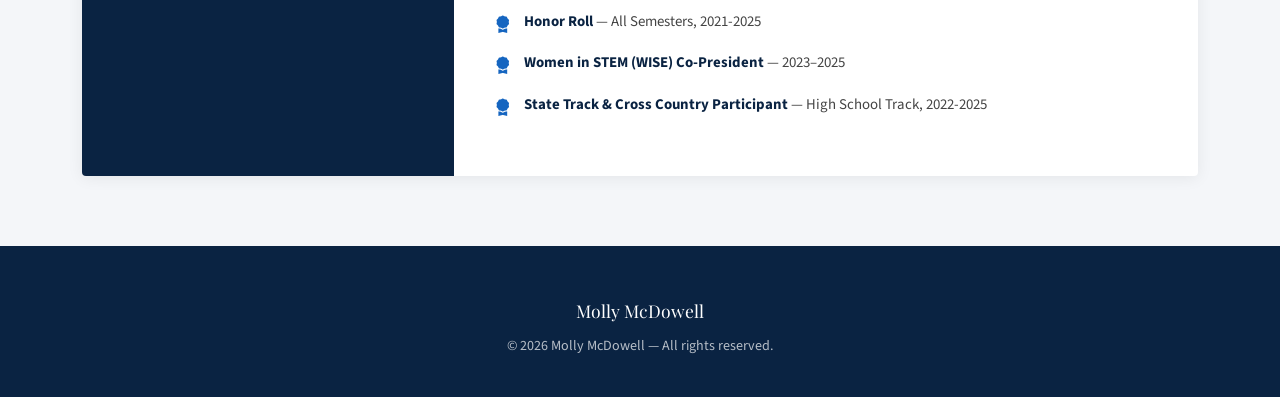
<file: resume.html>
<!DOCTYPE html>
<html lang="en">
<head>
  <meta charset="UTF-8" />
  <meta name="viewport" content="width=device-width, initial-scale=1.0"/>
  <title>Résumé — Molly McDowell</title>
  <link rel="stylesheet" href="https://cdn.jsdelivr.net/npm/bootstrap@5.3.2/dist/css/bootstrap.min.css"/>
  <link rel="stylesheet" href="https://cdn.jsdelivr.net/npm/bootstrap-icons@1.11.3/font/bootstrap-icons.min.css"/>
  <link rel="preconnect" href="https://fonts.googleapis.com"/>
  <link href="https://fonts.googleapis.com/css2?family=Playfair+Display:wght@600;700&family=Source+Sans+3:wght@300;400;600&display=swap" rel="stylesheet"/>
  <style>
    :root {
      --navy: #0a2342;
      --blue: #1565c0;
      --light-blue: #e8f0fe;
      --accent: #1e88e5;
      --white: #ffffff;
      --gray: #f4f6f9;
      --text: #1a1a2e;
    }
    body { font-family: 'Source Sans 3', sans-serif; color: var(--text); background: var(--gray); }
 
    /* NAVBAR */
    .navbar { background: var(--navy) !important; padding: 1rem 2rem; box-shadow: 0 2px 12px rgba(0,0,0,0.18); }
    .navbar-brand { font-family: 'Playfair Display', serif; font-size: 1.5rem; color: var(--white) !important; }
    .nav-link { color: rgba(255,255,255,0.85) !important; font-weight: 400; margin: 0 0.25rem; transition: color 0.2s; }
    .nav-link:hover { color: var(--white) !important; }
    .navbar-toggler { border-color: rgba(255,255,255,0.4); }
    .navbar-toggler-icon { filter: invert(1); }
 
    /* PAGE HEADER */
    .page-header {
      background: linear-gradient(135deg, var(--navy) 0%, var(--blue) 100%);
      color: var(--white);
      padding: 60px 0 50px;
    }
    .page-header h1 { font-family: 'Playfair Display', serif; font-size: 2.8rem; margin-bottom: 0.25rem; }
    .page-header p { color: rgba(255,255,255,0.75); font-size: 1.05rem; margin: 0; }
 
    /* RESUME LAYOUT */
    .resume-wrapper { padding: 50px 0 70px; }
    .resume-card {
      background: var(--white);
      border-radius: 4px;
      box-shadow: 0 2px 16px rgba(0,0,0,0.07);
      overflow: hidden;
    }
 
    /* SIDEBAR */
    .resume-sidebar {
      background: var(--navy);
      color: var(--white);
      padding: 2.5rem 2rem;
      min-height: 100%;
    }
    .sidebar-avatar {
      width: 110px; height: 110px;
      border-radius: 50%;
      background: rgba(255,255,255,0.1);
      border: 3px solid rgba(255,255,255,0.25);
      display: flex; align-items: center; justify-content: center;
      font-size: 3rem;
      color: rgba(255,255,255,0.5);
      margin: 0 auto 1.5rem;
    }
    .sidebar-name { font-family: 'Playfair Display', serif; font-size: 1.4rem; text-align: center; margin-bottom: 0.25rem; }
    .sidebar-title { color: rgba(255,255,255,0.6); font-size: 0.88rem; text-align: center; margin-bottom: 2rem; }
    .sidebar-section-title {
      font-size: 0.7rem; letter-spacing: 3px; text-transform: uppercase;
      color: rgba(255,255,255,0.5); margin-bottom: 0.75rem; margin-top: 1.75rem;
      border-top: 1px solid rgba(255,255,255,0.12); padding-top: 1.25rem;
    }
    .sidebar-section-title:first-of-type { border-top: none; padding-top: 0; margin-top: 0; }
    .contact-item { display: flex; align-items: center; gap: 0.6rem; margin-bottom: 0.6rem; font-size: 0.9rem; color: rgba(255,255,255,0.8); }
    .contact-item i { color: var(--accent); width: 16px; }
    .skill-bar-label { display: flex; justify-content: space-between; font-size: 0.87rem; margin-bottom: 0.3rem; color: rgba(255,255,255,0.85); }
    .skill-bar-track { background: rgba(255,255,255,0.12); border-radius: 2px; height: 5px; margin-bottom: 0.85rem; }
    .skill-bar-fill { height: 5px; border-radius: 2px; background: var(--accent); }
    .sidebar-tag {
      display: inline-block;
      background: rgba(255,255,255,0.1);
      color: rgba(255,255,255,0.85);
      border-radius: 2px;
      padding: 0.2rem 0.55rem;
      font-size: 0.8rem;
      margin: 0.2rem 0.15rem 0.2rem 0;
    }
 
    /* MAIN CONTENT */
    .resume-main { padding: 2.5rem 2.5rem; }
    .resume-section { margin-bottom: 2.5rem; }
    .resume-section:last-child { margin-bottom: 0; }
    .section-heading {
      font-family: 'Playfair Display', serif;
      font-size: 1.4rem;
      color: var(--navy);
      border-bottom: 2px solid var(--light-blue);
      padding-bottom: 0.5rem;
      margin-bottom: 1.5rem;
      display: flex; align-items: center; gap: 0.6rem;
    }
    .section-heading i { color: var(--blue); font-size: 1.1rem; }
 
    /* ENTRY */
    .entry { margin-bottom: 1.5rem; }
    .entry-header { display: flex; justify-content: space-between; align-items: flex-start; flex-wrap: wrap; gap: 0.5rem; }
    .entry-title { font-weight: 600; color: var(--navy); font-size: 1rem; margin-bottom: 0.1rem; }
    .entry-org { color: var(--blue); font-size: 0.92rem; font-weight: 600; }
    .entry-date { font-size: 0.82rem; color: #888; white-space: nowrap; background: var(--gray); padding: 0.2rem 0.6rem; border-radius: 2px; }
    .entry-location { font-size: 0.82rem; color: #888; }
    .entry ul { margin: 0.6rem 0 0 1rem; padding: 0; }
    .entry ul li { color: #444; font-size: 0.93rem; line-height: 1.6; margin-bottom: 0.25rem; }
 
    /* HONORS */
    .honor-item { display: flex; gap: 0.75rem; align-items: flex-start; margin-bottom: 0.85rem; }
    .honor-icon { color: var(--blue); font-size: 1.1rem; margin-top: 0.1rem; }
    .honor-text { font-size: 0.93rem; color: #444; line-height: 1.5; }
    .honor-text strong { color: var(--navy); }
 
    footer {
      background: var(--navy); color: rgba(255,255,255,0.7);
      padding: 2.5rem 0; text-align: center;
    }
    footer a { color: rgba(255,255,255,0.7); text-decoration: none; margin: 0 0.75rem; font-size: 1.3rem; }
    footer a:hover { color: var(--white); }
    footer p { margin: 0.75rem 0 0; font-size: 0.88rem; }
    .footer-name { font-family: 'Playfair Display', serif; color: var(--white); font-size: 1.1rem; margin-bottom: 0.5rem; }
  </style>
</head>
<body>
 
  <!-- NAVBAR -->
  <nav class="navbar navbar-expand-lg">
    <div class="container">
      <a class="navbar-brand" href="index.html">Molly McDowell</a>
      <button class="navbar-toggler" type="button" data-bs-toggle="collapse" data-bs-target="#navMenu">
        <span class="navbar-toggler-icon"></span>
      </button>
      <div class="collapse navbar-collapse" id="navMenu">
        <ul class="navbar-nav ms-auto">
          <li class="nav-item"><a class="nav-link" href="index.html">Home</a></li>
          <li class="nav-item"><a class="nav-link active" href="resume.html">Résumé</a></li>
          <li class="nav-item"><a class="nav-link" href="running.html">Running</a></li>
          <li class="nav-item"><a class="nav-link" href="game.html">Hurdle Game</a></li>
        </ul>
      </div>
    </div>
  </nav>
 
  <!-- PAGE HEADER -->
  <div class="page-header">
    <div class="container">
      <h1>Résumé</h1>
      <p>Motivated professional with experience in customer service, data entry, and team collaboration, bringing strong organizational
skills and attention to detail. Skilled in managing technical documentation and supporting project workflows, with a proven ability
to adapt to diverse environments. Eager to leverage transferable skills to excel in any position given.
success.</p>
    </div>
  </div>
 
  <!-- RESUME BODY -->
  <div class="resume-wrapper">
    <div class="container">
      <div class="resume-card">
        <div class="row g-0">
 
          <!-- SIDEBAR -->
          <div class="col-lg-4">
            <div class="resume-sidebar h-100">
              <div class="sidebar-avatar">
  <img src="/images/personal.JPG" alt="Molly McDowell" style="width:100%; height:100%; border-radius:50%; object-fit:cover;" />
</div>
              <div class="sidebar-name">Molly McDowell</div>
              <div class="sidebar-title">Pre-Buisness, Freshman</div>
 
              <div class="sidebar-section-title">Contact</div>
              <div class="contact-item"><i class="bi bi-envelope">
                <a href="mrmcd3@byu.edu" target="_blank">Email</a></i></div>
              <div class="contact-item"><i class="bi bi-linkedin">
                 <a href="https://www.linkedin.com/in/molly-mcdowell-4085433a8/" target="_blank">LinkedIn</a></i></div>
              <div class="contact-item"><i class="bi bi-geo-alt"></i> Provo, UT</div>
 
              <div class="sidebar-section-title">Core Skills</div>
              <div class="skill-bar-label"><span>Customer Service</span><span>100%</span></div>
              <div class="skill-bar-track"><div class="skill-bar-fill" style="width:100%"></div></div>
              <div class="skill-bar-label"><span>Hard Working</span><span>95%</span></div>
              <div class="skill-bar-track"><div class="skill-bar-fill" style="width:95%"></div></div>
              <div class="skill-bar-label"><span>Team Collaboration</span><span>85%</span></div>
              <div class="skill-bar-track"><div class="skill-bar-fill" style="width:85%"></div></div>
              <div class="skill-bar-label"><span>Excel</span><span>75%</span></div>
              <div class="skill-bar-track"><div class="skill-bar-fill" style="width:75%"></div></div>
              <div class="skill-bar-label"><span>Data Entry</span><span>70%</span></div>
              <div class="skill-bar-track"><div class="skill-bar-fill" style="width:70%"></div></div>
 
              
 
              <div class="sidebar-section-title">Languages</div>
              <div class="contact-item"><i class="bi bi-check-circle"></i> English (Native)</div>
              <div class="contact-item"><i class="bi bi-check-circle"></i> Spanish (Beginner)</div>
 
              <div class="sidebar-section-title">Interests</div>
              <div class="contact-item"><i class="bi bi-lightning-charge"></i>Running</div>
              <div class="contact-item"><i class="bi bi-code-slash"></i> AI</div>
              <div class="contact-item"><i class="bi bi-book"></i>Religion</div>
            </div>
          </div>
 
          <!-- MAIN -->
          <div class="col-lg-8">
            <div class="resume-main">
 
              <!-- EDUCATION -->
              <div class="resume-section">
                <h2 class="section-heading"><i class="bi bi-mortarboard-fill"></i> Education</h2>
 
                <div class="entry">
                  <div class="entry-header">
                    <div>
                      <div class="entry-title"></div>
                      <div class="entry-org">Brigham Young University</div>
                      <div class="entry-location">Provo, UT</div>
                    </div>
                    <div class="entry-date">June 2025 – Present</div>
                  </div>
                  <ul>
                    <li>GPA: 3.14 </li>
                    <li>Relevant coursework: Economics, Marketing, Accounting, Religious Studies, Information Systems, Communications</li>
                  </ul>
                </div>
 
                <div class="entry">
                  <div class="entry-header">
                    <div>
                      <div class="entry-title">High School Diploma</div>
                      <div class="entry-org">Discovery Canyon Campus High School</div>
                      <div class="entry-location">Colorado Springs, CO</div>
                    </div>
                    <div class="entry-date">Graduated May 2025</div>
                  </div>
                  <ul>
                    <li>Engineering, Student Government, AFJROTC, NHS, Women in STEM Engineering (WISE)</li>
                    <li>Varsity Track &amp; Cross Country, 3 years; Team Captain, senior year</li>
                  </ul>
                </div>
              </div>
 
              <!-- EXPERIENCE -->
              <div class="resume-section">
                <h2 class="section-heading"><i class="bi bi-briefcase-fill"></i> Work Experience</h2>
 
                <div class="entry">
                  <div class="entry-header">
                    <div>
                      <div class="entry-title">Cashier</div>
                      <div class="entry-org">Scheels</div>
                      <div class="entry-location">Colorado Springs, CO</div>
                    </div>
                    <div class="entry-date">Feb – June 2025</div>
                  </div>
                  <ul>
                    <li>Processed cash, credit, and digital payments accurately and efficiently 
<li>Delivered friendly, fast customer service in a high-volume environment</li>
<li>Maintained a balanced cash drawer and followed cash-handling procedures</li>
<li>Assisted customers with questions, returns, and basic product information</li>
<li>Stocked shelves, organized displays, and maintained a clean checkout area</li>
<li>Worked collaboratively with team members to ensure smooth store operations</li>
<li>Resolved customer concerns professionally to enhance customer satisfaction</li>
<li>Followed company policies, safety guidelines, and loss-prevention procedures</li>
                  </ul>
                </div>
 
                <div class="entry">
                  <div class="entry-header">
                    <div>
                      <div class="entry-title">Engineering Assistant</div>
                      <div class="entry-org">MCD Professional Consulting</div>
                      <div class="entry-location">Colorado Springs, CO</div>
                    </div>
                    <div class="entry-date">Jan 23 – May 2025</div>
                  </div>
                  <ul>
                    <li>Conducted research and analysis of technical data related to engineering projects
<li>Assisted with comprehensive reports on project progress for management review</li>
<li>Photographed, surveyed and documented site conditions</li>
                   
                  </ul>
                </div>
 
                <div class="entry">
                  <div class="entry-header">
                    <div>
                      <div class="entry-title">Faith at Work Internship</div>
                      <div class="entry-org">The Religious Freedom & Buisness Foundation</div>
                      <div class="entry-location">Washington D.C</div>
                    </div>
                    <div class="entry-date">Mar – May 2026</div>
                  </div>
                  <ul>
                    <li> Cold contacting Fortune 500 Companines</li>
                    <li> Cordinating information</li>
                    <li>Supervising the conference</li>
                
                  </ul>
                </div>
              </div>
 
             
    
              <!-- HONORS -->
              <div class="resume-section">
                <h2 class="section-heading"><i class="bi bi-trophy-fill"></i> Honors &amp; Awards</h2>
                <div class="honor-item">
                  <i class="bi bi-award-fill honor-icon"></i>
                  <div class="honor-text"><strong>Honor Roll</strong> — All Semesters, 2021-2025</div>
                </div>
                <div class="honor-item">
                  <i class="bi bi-award-fill honor-icon"></i>
                  <div class="honor-text"><strong>Women in STEM (WISE) Co-President</strong> — 2023–2025</div>
                </div>
                
                <div class="honor-item">
                  <i class="bi bi-award-fill honor-icon"></i>
                  <div class="honor-text"><strong>State Track & Cross Country Participant </strong> — High School Track, 2022-2025</div>
                </div>
                </div>
              </div>
 
            </div><!-- end resume-main -->
          </div>
        </div><!-- end row -->
      </div><!-- end resume-card -->
    </div>
  </div>
 
  <!-- FOOTER -->
  <footer>
    <div class="container">
      <p class="footer-name">Molly McDowell</p>

      <p>&copy; 2026 Molly McDowell &mdash; All rights reserved.</p>
    </div>
  </footer>
 
  <script src="https://cdn.jsdelivr.net/npm/bootstrap@5.3.2/dist/js/bootstrap.bundle.min.js"></script>
</body>
</html>
</file>
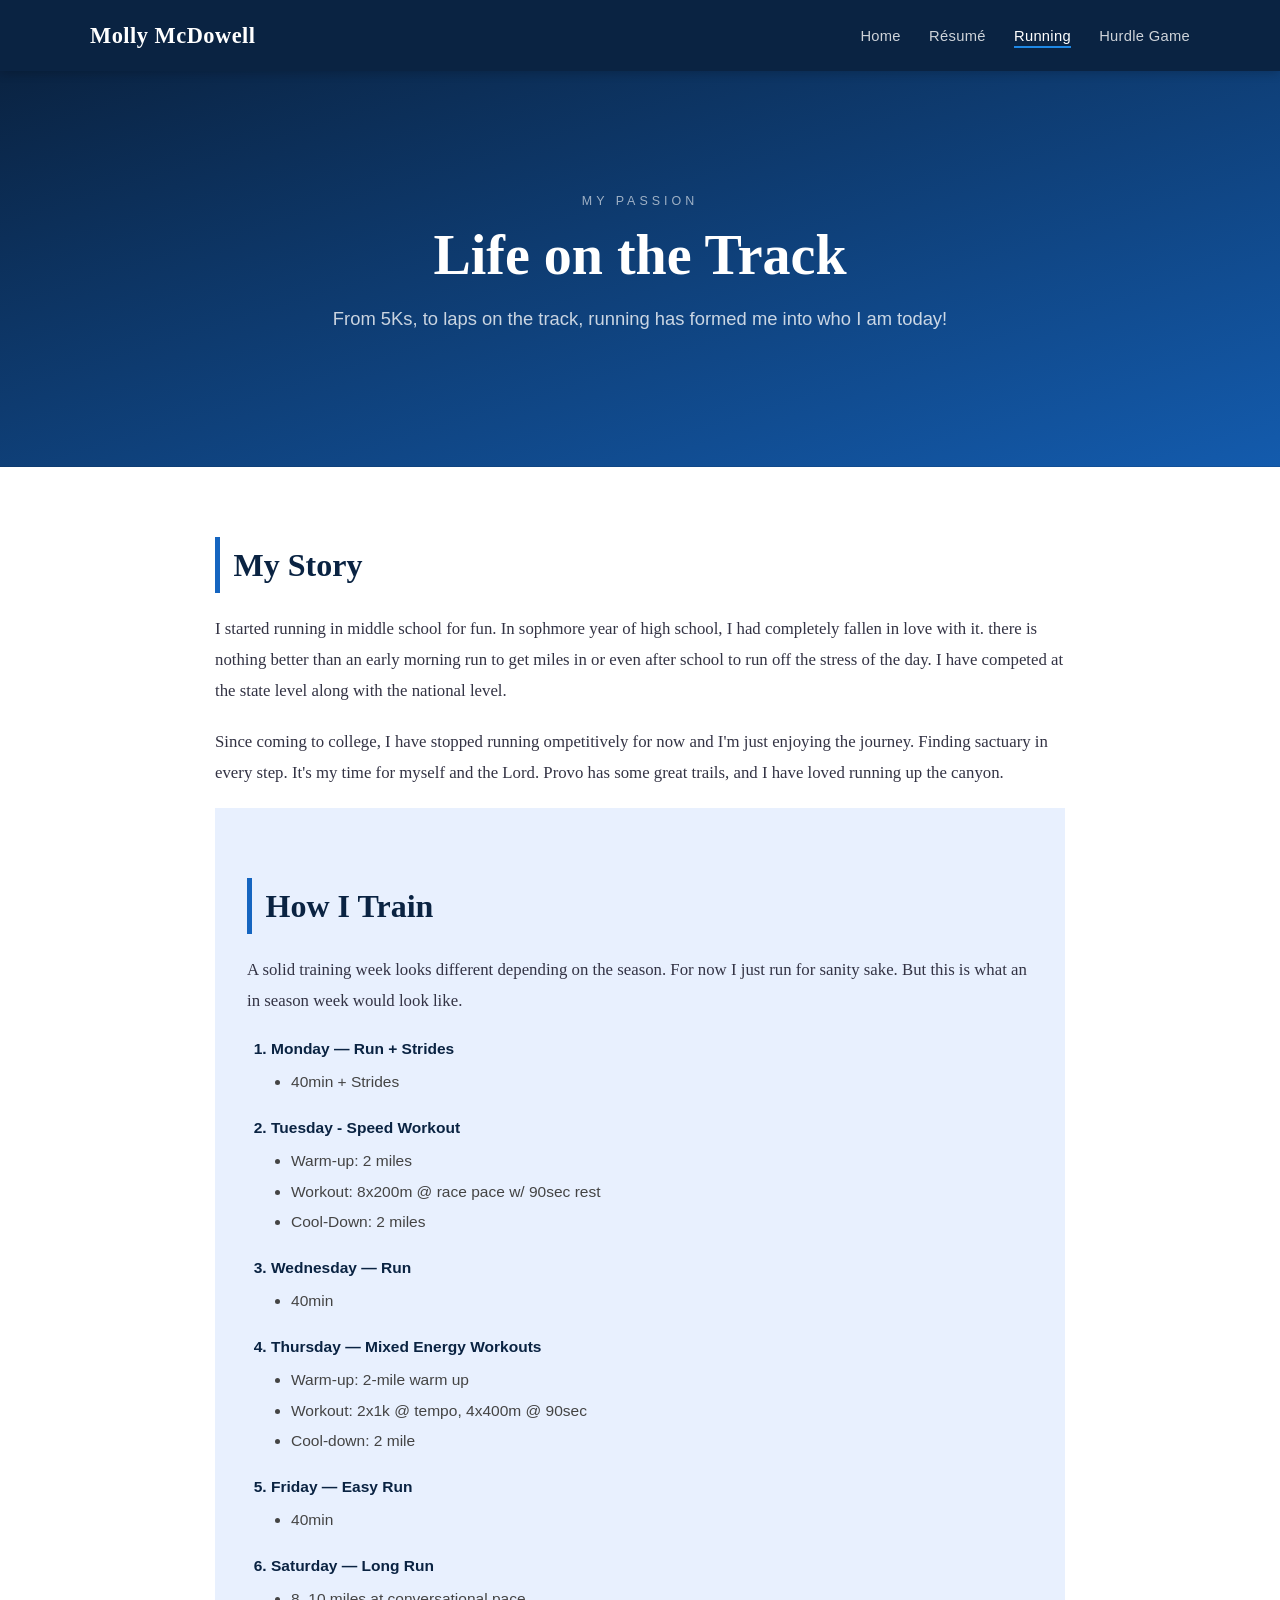
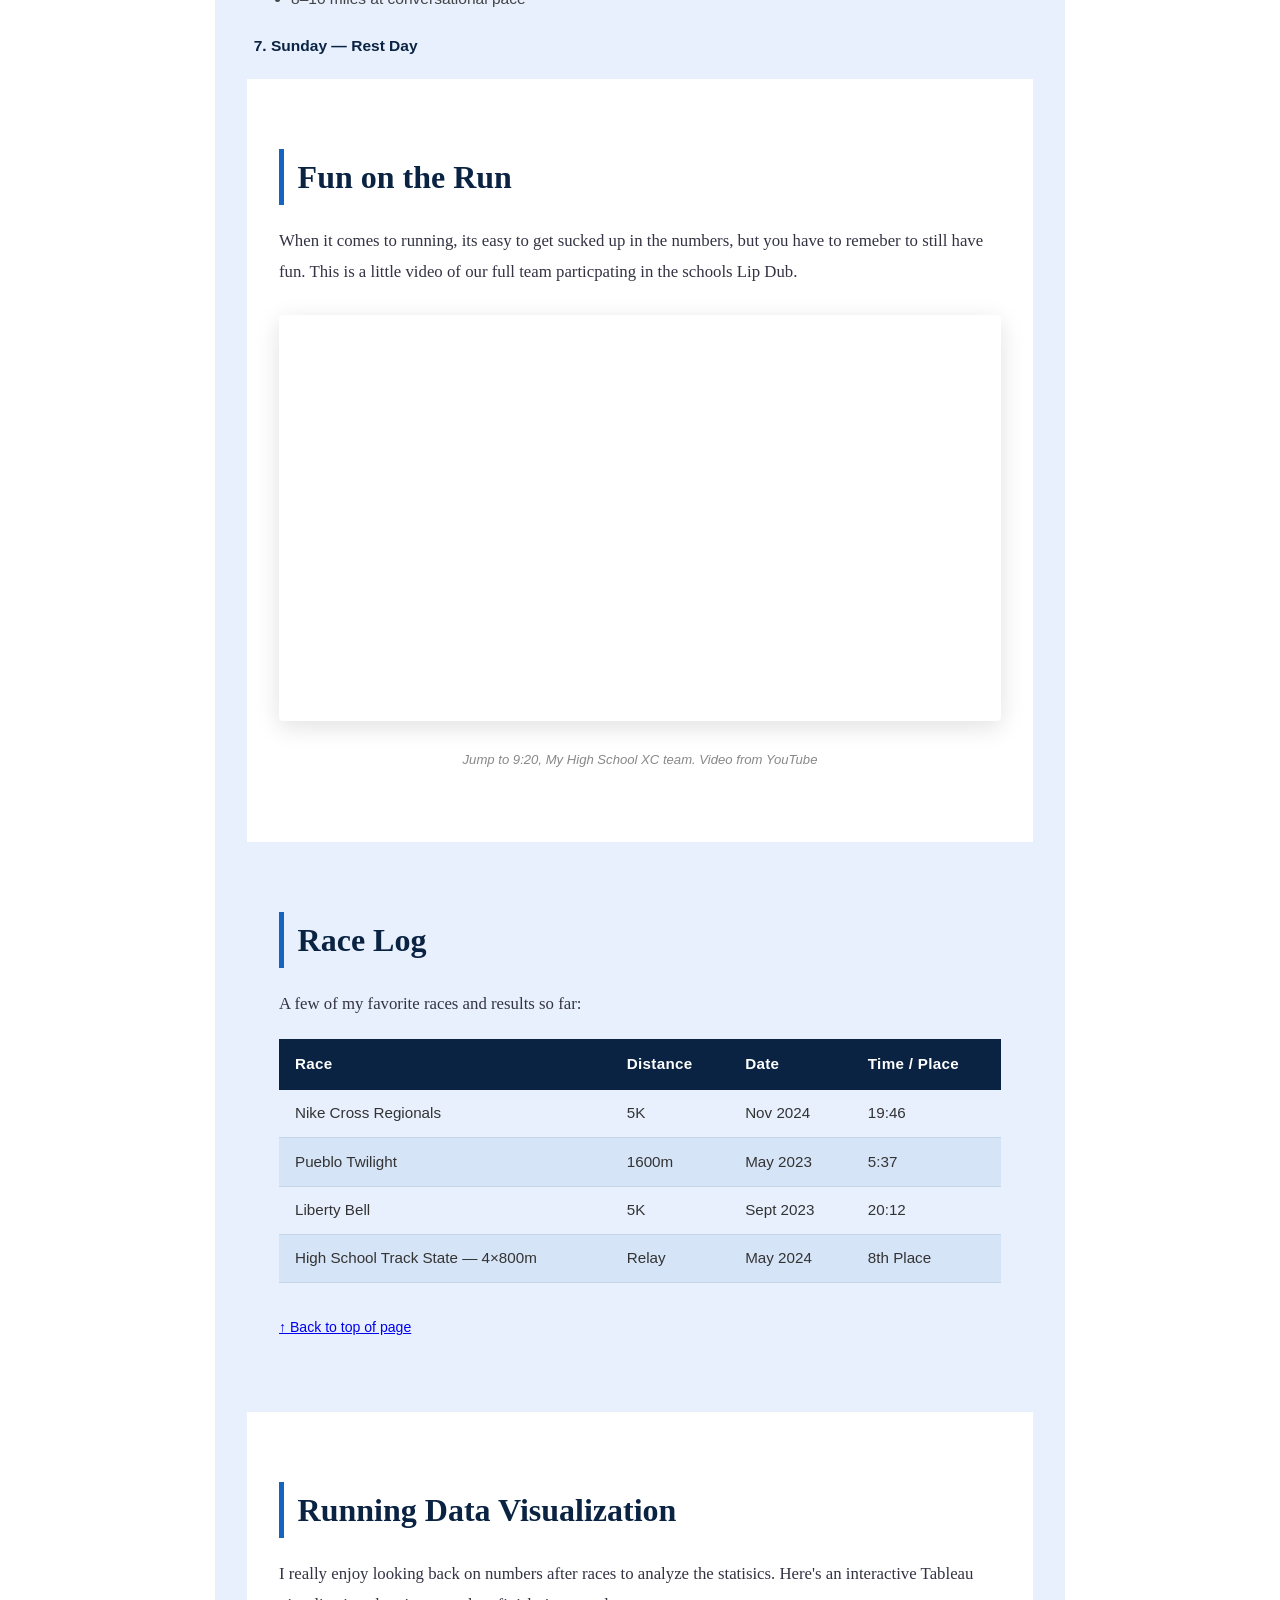
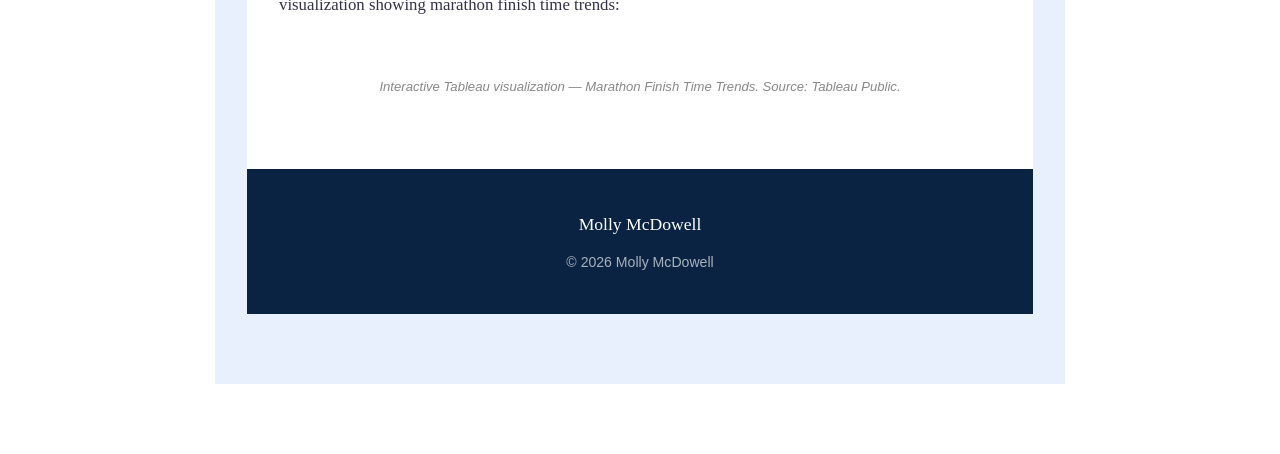
<file: running.html>
<!DOCTYPE html>
<html lang="en">
<head>
  <meta charset="UTF-8" />
  <meta name="viewport" content="width=device-width, initial-scale=1.0"/>
  <title>Running — Molly McDowell</title>
  <link rel="stylesheet" href="running.css"/>
</head>
<body>
 
  <!-- NAVIGATION -->
  <nav class="top-nav">
    <div class="nav-inner">
      <a href="index.html" class="nav-logo">Molly McDowell</a>
      <div class="nav-links">
        <a href="index.html">Home</a>
        <a href="resume.html">Résumé</a>
        <a href="running.html" class="nav-active">Running</a>
        <a href="game.html">Hurdle Game</a>
      </div>
    </div>
  </nav>
 
  <!-- HERO DIV -->
    <div class="hero-div">
    <div class="hero-content">
      <p class="eyebrow">My Passion</p>
      <h1>Life on the Track</h1>
      <p class="hero-sub">From 5Ks, to laps on the track, running has formed me into who I am today!</p>
    </div>
  </div>
 
  <!-- =================== SECTION: MY STORY =================== -->
  <div class="content-div" id="my-story">
    <div class="section-inner">
      <h2 class="section-title">My Story</h2>
      <p class="section-text">
        I started running in middle school for fun. 
        In sophmore year of high school, I had completely fallen in love with it. 
        there is nothing better than an early morning run to get miles in or even after school to run off the stress of the day. 
        I have competed at the state level along with the national level. 
      </p>
      <p class="section-text">
        Since coming to college, I have stopped running ompetitively for now and I'm just enjoying the journey.
        Finding sactuary in every step. It's my time for myself and the Lord. Provo has some great trails, and I have loved running up the canyon.

      </p>
 
      
 
  <!-- =================== SECTION: TRAINING =================== -->
  <div class="alt-div">
    <div class="section-inner">
      <h2 class="section-title">How I Train</h2>
      <p class="section-text">
        A solid training week looks different depending on the season. For now I just run for sanity sake. 
        But this is what an in season week would look like.
      </p>
 
      <!-- ORDERED LIST with UNORDERED LIST nested inside -->
<ol class="training-list">
  <li>
    <strong>Monday — Run + Strides</strong>
    <ul>
      <li>40min + Strides</li>
    </ul>
  </li>
  <li>
    <strong>Tuesday - Speed Workout</strong>
    <ul>
      <li>Warm-up: 2 miles</li>
      <li>Workout: 8x200m @ race pace w/ 90sec rest</li>
      <li>Cool-Down: 2 miles</li>
    </ul>
  </li>
  <li>
    <strong>Wednesday — Run</strong>
    <ul>
      <li>40min</li>
    </ul>
  </li>
  <li>
    <strong>Thursday — Mixed Energy Workouts</strong>
    <ul>
      <li>Warm-up: 2-mile warm up</li>
      <li>Workout: 2x1k @ tempo, 4x400m @ 90sec</li>
      <li>Cool-down: 2 mile</li>
    </ul>
  </li>
  <li>
    <strong>Friday — Easy Run</strong>
    <ul>
      <li>40min</li>
    </ul>
  </li>
  <li>
    <strong>Saturday — Long Run</strong>
    <ul>
      <li>8–10 miles at conversational pace</li>
    </ul>
  </li>
  <li>
    <strong>Sunday — Rest Day</strong>
  </li>
</ol>
 
  <!-- =================== SECTION: YOUTUBE VIDEO =================== -->
  <div class="content-div">
    <div class="section-inner">
      <h2 class="section-title">Fun on the Run</h2>
      <p class="section-text">
        When it comes to running, its easy to get sucked up in the numbers, but you have to 
        remeber to still have fun. This is a little video of our full team particpating in the schools Lip Dub.
      </p>
      <div class="video-wrapper">
        <iframe
          src="https://www.youtube.com/watch?v=a6-ejFisgWI"
          title="Jump to 9:20, My High School XC team"
          allowfullscreen
          allow="accelerometer; autoplay; clipboard-write; encrypted-media; gyroscope; picture-in-picture"
          frameborder="0">
        </iframe>
      </div>
      <p class="img-caption">Jump to 9:20, My High School XC team. Video from YouTube</p>
    </div>
  </div>
 
  <!-- =================== SECTION: RACE LOG =================== -->
  <!-- ON-PAGE ANCHOR -->
  <div class="alt-div" id="race-log">
    <div class="section-inner">
      <h2 class="section-title">Race Log</h2>
      <p class="section-text">A few of my favorite races and results so far:</p>
      <table class="race-table">
        <thead>
          <tr>
            <th>Race</th>
            <th>Distance</th>
            <th>Date</th>
            <th>Time / Place</th>
          </tr>
        </thead>
        <tbody>
          <tr>
            <td>Nike Cross Regionals</td>
            <td>5K</td>
            <td>Nov 2024</td>
            <td>19:46 </td>
          </tr>
          <tr>
            <td>Pueblo Twilight</td>
            <td>1600m</td>
            <td>May 2023</td>
            <td>5:37 </td>
          </tr>
          <tr>
            <td>Liberty Bell</td>
            <td>5K</td>
            <td>Sept 2023</td>
            <td>20:12 </td>
          </tr>
          <tr>
            <td>High School Track State — 4×800m</td>
            <td>Relay</td>
            <td>May 2024</td>
            <td>8th Place </td>
          </tr>
        </tbody>
      </table>
      <!-- anchor link back to top -->
      <p class="anchor-link"><a href="#my-story">↑ Back to top of page</a></p>
    </div>
  </div>
 
  <!-- =================== SECTION: TABLEAU =================== -->
  <div class="content-div">
    <div class="section-inner">
      <h2 class="section-title">Running Data Visualization</h2>
      <p class="section-text">
        I really enjoy looking back on numbers after races to analyze the statisics. Here's an interactive Tableau visualization 
        showing marathon finish time trends:
      </p>
      <div class="tableau-wrapper">
        <div class='tableauPlaceholder' id='viz1' style='position:relative;'>
          <noscript>
            <a href='#'>
              <img alt='Marathon Finish Times' src='https://public.tableau.com/static/images/Ma/MarathonRunnerResults/MarathonFinishTimeTrends/1_rss.png' style='border:none;'/>
            </a>
          </noscript>
          <object class='tableauViz' style='display:none;'>
            <param name='host_url' value='https%3A%2F%2Fpublic.tableau.com%2F' />
            <param name='embed_code_version' value='3' />
            <param name='site_root' value='' />
            <param name='name' value='MarathonRunnerResults/MarathonFinishTimeTrends' />
            <param name='tabs' value='no' />
            <param name='toolbar' value='yes' />
            <param name='static_image' value='https://public.tableau.com/static/images/Ma/MarathonRunnerResults/MarathonFinishTimeTrends/1.png' />
            <param name='animate_transition' value='yes' />
            <param name='display_static_image' value='yes' />
            <param name='display_spinner' value='yes' />
            <param name='display_overlay' value='yes' />
            <param name='display_count' value='yes' />
            <param name='language' value='en-US' />
          </object>
        </div>
      </div>
      <p class="img-caption">Interactive Tableau visualization — Marathon Finish Time Trends. Source: Tableau Public.</p>
    </div>
  </div>
 

 
  <!-- FOOTER -->
  <div class="footer-div">
    <p class="footer-name">Molly McDowell</p>
    <p>&copy; 2026 Molly McDowell</p>
  </div>
 
  <!-- TABLEAU SCRIPT -->
  <script type='text/javascript'>
    var divElement = document.getElementById('viz1');
    var vizElement = divElement.getElementsByTagName('object')[0];
    vizElement.style.width = '100%';
    vizElement.style.height = (divElement.offsetWidth * 0.75) + 'px';
    var scriptElement = document.createElement('script');
    scriptElement.src = 'https://public.tableau.com/javascripts/api/viz_v1.js';
    vizElement.parentNode.insertBefore(scriptElement, vizElement);
  </script>
</body>
</html>
</file>
<file: running.css>
/* ---- 1. GLOBAL RESET & BASE ---- */
* {
  box-sizing: border-box;
  margin: 0;
  padding: 0;
}
 
body {
  font-family: 'Georgia', 'Times New Roman', serif;
  font-size: 17px;
  line-height: 1.75;
  color: #1c1c2e;
  background-color: #f0f4f8;
}
 
/* ---- 2. NAVIGATION ---- */
.top-nav {
  background-color: #0a2342;
  padding: 1rem 2rem;
  position: sticky;
  top: 0;
  z-index: 100;
  box-shadow: 0 2px 10px rgba(0,0,0,0.2);
}
 
.nav-inner {
  max-width: 1100px;
  margin: 0 auto;
  display: flex;
  align-items: center;
  justify-content: space-between;
}
 
.nav-logo {
  font-family: 'Georgia', serif;
  font-size: 1.4rem;
  color: #ffffff;
  text-decoration: none;
  font-weight: bold;
  letter-spacing: 0.5px;
}
 
.nav-links a {
  color: rgba(255, 255, 255, 0.8);
  text-decoration: none;
  margin-left: 1.5rem;
  font-family: 'Arial', sans-serif;
  font-size: 0.92rem;
  letter-spacing: 0.3px;
  transition: color 0.2s;
}
 
.nav-links a:hover {
  color: #ffffff;
}
 
.nav-active {
  color: #ffffff !important;
  border-bottom: 2px solid #1e88e5;
  padding-bottom: 2px;
}
 
/* ---- 3. HERO DIV ---- */
.hero-div {
  background-color: #0a2342;
  background-image:
    linear-gradient(to bottom right, rgba(10,35,66,0.9), rgba(21,101,192,0.85)),
    url('https://upload.wikimedia.org/wikipedia/commons/thumb/1/11/Running_track.jpg/1280px-Running_track.jpg');
  background-size: cover;
  background-position: center;
  color: #ffffff;
  padding: 120px 2rem 100px;
  text-align: center;
}
 
.hero-content {
  max-width: 700px;
  margin: 0 auto;
}
 
.eyebrow {
  font-family: 'Arial', sans-serif;
  font-size: 0.78rem;
  letter-spacing: 4px;
  text-transform: uppercase;
  color: rgba(255, 255, 255, 0.6);
  margin-bottom: 0.75rem;
}
 
.hero-div h1 {
  font-family: 'Georgia', serif;
  font-size: 3.5rem;
  font-weight: bold;
  color: #ffffff;
  line-height: 1.1;
  margin-bottom: 1rem;
}
 
.hero-sub {
  font-family: 'Arial', sans-serif;
  font-size: 1.15rem;
  color: rgba(255, 255, 255, 0.78);
  margin-bottom: 2rem;
  font-weight: 300;
}
 
.hero-btn {
  display: inline-block;
  background-color: #ffffff;
  color: #0a2342;
  font-family: 'Arial', sans-serif;
  font-weight: bold;
  font-size: 0.92rem;
  letter-spacing: 0.5px;
  padding: 0.8rem 2.25rem;
  text-decoration: none;
  border-radius: 2px;
  transition: background 0.2s, transform 0.15s;
}
 
.hero-btn:hover {
  background-color: #e8f0fe;
  transform: translateY(-2px);
}
 
/* ---- 4. CONTENT DIV (white sections) ---- */
.content-div {
  background-color: #ffffff;
  padding: 70px 2rem;
}
 
/* ---- 5. ALT DIV (light blue-gray alternate sections) ---- */
.alt-div {
  background-color: #e8f0fe;
  padding: 70px 2rem;
}
 
/* ---- 6. SECTION INNER (max width container) ---- */
.section-inner {
  max-width: 850px;
  margin: 0 auto;
}
 
/* ---- 7. HEADINGS ---- */
.section-title {
  font-family: 'Georgia', serif;
  font-size: 2rem;
  color: #0a2342;
  margin-bottom: 1.25rem;
  border-left: 5px solid #1565c0;
  padding-left: 0.85rem;
}
 
/* ---- 8. BODY TEXT ---- */
.section-text {
  font-family: 'Georgia', serif;
  color: #333344;
  font-size: 1.05rem;
  line-height: 1.85;
  margin-bottom: 1.25rem;
}
 
/* ---- 9. IMAGE ---- */
.img-wrapper {
  margin: 2rem 0;
  text-align: center;
}
 
.running-img {
  width: 100%;
  max-width: 800px;
  height: auto;
  border-radius: 4px;
  box-shadow: 0 6px 24px rgba(0,0,0,0.12);
  display: block;
  margin: 0 auto;
}
 
.img-caption {
  font-family: 'Arial', sans-serif;
  font-size: 0.82rem;
  color: #888;
  margin-top: 0.6rem;
  font-style: italic;
  text-align: center;
}
 
/* ---- 10. TRAINING LIST ---- */
.training-list {
  font-family: 'Arial', sans-serif;
  color: #1c1c2e;
  font-size: 0.97rem;
  padding-left: 1.5rem;
  line-height: 1.7;
}
 
.training-list > li {
  margin-bottom: 1.25rem;
  color: #0a2342;
  font-weight: 600;
}
 
.training-list > li ul {
  font-weight: 400;
  color: #444;
  margin-top: 0.4rem;
  padding-left: 1.25rem;
  list-style-type: disc;
}
 
.training-list > li ul li {
  margin-bottom: 0.25rem;
}
 
/* ---- 11. YOUTUBE VIDEO ---- */
.video-wrapper {
  position: relative;
  padding-bottom: 56.25%;
  height: 0;
  overflow: hidden;
  border-radius: 4px;
  box-shadow: 0 6px 24px rgba(0,0,0,0.12);
  margin: 1.75rem 0;
}
 
.video-wrapper iframe {
  position: absolute;
  top: 0; left: 0;
  width: 100%;
  height: 100%;
  border: none;
}
 
/* ---- 12. RACE TABLE ---- */
.race-table {
  width: 100%;
  border-collapse: collapse;
  font-family: 'Arial', sans-serif;
  font-size: 0.95rem;
  margin-top: 1.25rem;
  margin-bottom: 1.5rem;
}
 
.race-table th {
  background-color: #0a2342;
  color: #ffffff;
  font-weight: 600;
  padding: 0.75rem 1rem;
  text-align: left;
  letter-spacing: 0.3px;
}
 
.race-table td {
  padding: 0.65rem 1rem;
  border-bottom: 1px solid #c5d5ea;
  color: #333;
}
 
.race-table tbody tr:nth-child(even) {
  background-color: #d6e4f7;
}
 
.race-table tbody tr:hover {
  background-color: #bee0f9;
}
 
/* ---- 13. TABLEAU ---- */
.tableau-wrapper {
  margin: 1.75rem 0;
  border-radius: 4px;
  overflow: hidden;
  box-shadow: 0 4px 20px rgba(0,0,0,0.1);
  background: #fff;
}
 
/* ---- 14. ANCHOR LINK ---- */
.anchor-link {
  font-family: 'Arial', sans-serif;
  font-size: 0.88rem;
  color: #1565c0;
  text-decoration: none;
  display: inline-block;
  margin-top: 0.5rem;
}
 
.anchor-link:hover {
  text-decoration: underline;
}
 
/* ---- 15. CTA DIV ---- */
.cta-div {
  background: linear-gradient(135deg, #0a2342, #1565c0);
  color: #ffffff;
  padding: 80px 2rem;
  text-align: center;
}
 
.cta-div h2 {
  font-family: 'Georgia', serif;
  font-size: 2.2rem;
  margin-bottom: 0.85rem;
  color: #ffffff;
}
 
.cta-div p {
  font-family: 'Arial', sans-serif;
  color: rgba(255, 255, 255, 0.8);
  font-size: 1.05rem;
  max-width: 540px;
  margin: 0 auto 1.75rem;
  line-height: 1.7;
}
 
.cta-btn {
  display: inline-block;
  background-color: #ffffff;
  color: #0a2342;
  font-family: 'Arial', sans-serif;
  font-weight: bold;
  font-size: 0.95rem;
  letter-spacing: 0.4px;
  padding: 0.85rem 2.5rem;
  text-decoration: none;
  border-radius: 2px;
  transition: background 0.2s, transform 0.15s;
}
 
.cta-btn:hover {
  background-color: #e8f0fe;
  transform: translateY(-2px);
}
 
/* ---- 16. FOOTER DIV ---- */
.footer-div {
  background-color: #0a2342;
  color: rgba(255, 255, 255, 0.65);
  padding: 2.5rem 2rem;
  text-align: center;
  font-family: 'Arial', sans-serif;
  font-size: 0.88rem;
}
 
.footer-name {
  font-family: 'Georgia', serif;
  color: #ffffff;
  font-size: 1.1rem;
  margin-bottom: 0.6rem;
}
 
.footer-links {
  margin-bottom: 0.75rem;
}
 
.footer-links a {
  color: rgba(255, 255, 255, 0.65);
  text-decoration: none;
  margin: 0 0.75rem;
  transition: color 0.2s;
}
 
.footer-links a:hover {
  color: #ffffff;
}
 
/* ---- 17. RESPONSIVE ---- */
@media (max-width: 700px) {
  .hero-div h1 { font-size: 2.4rem; }
  .nav-links a { margin-left: 0.75rem; font-size: 0.82rem; }
  .section-title { font-size: 1.6rem; }
  .race-table th, .race-table td { padding: 0.5rem 0.6rem; font-size: 0.85rem; }
}
</file>
